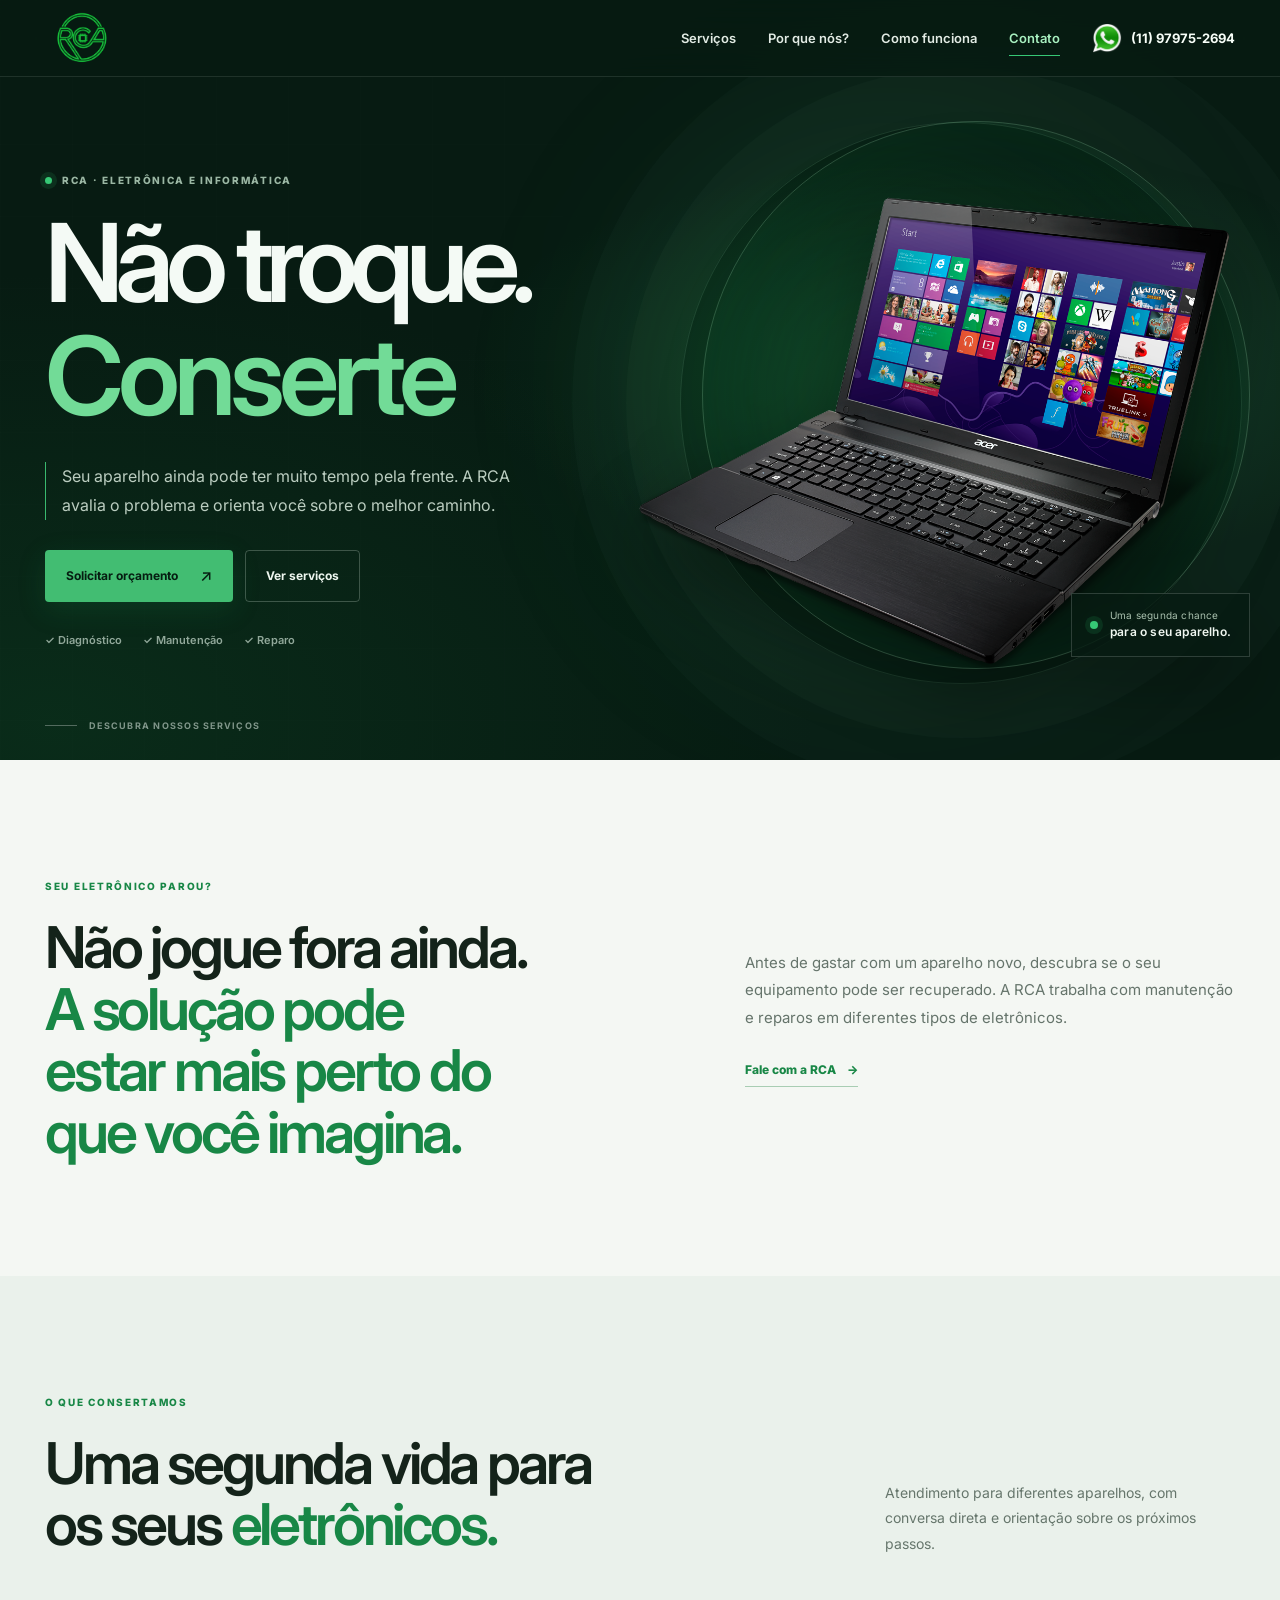
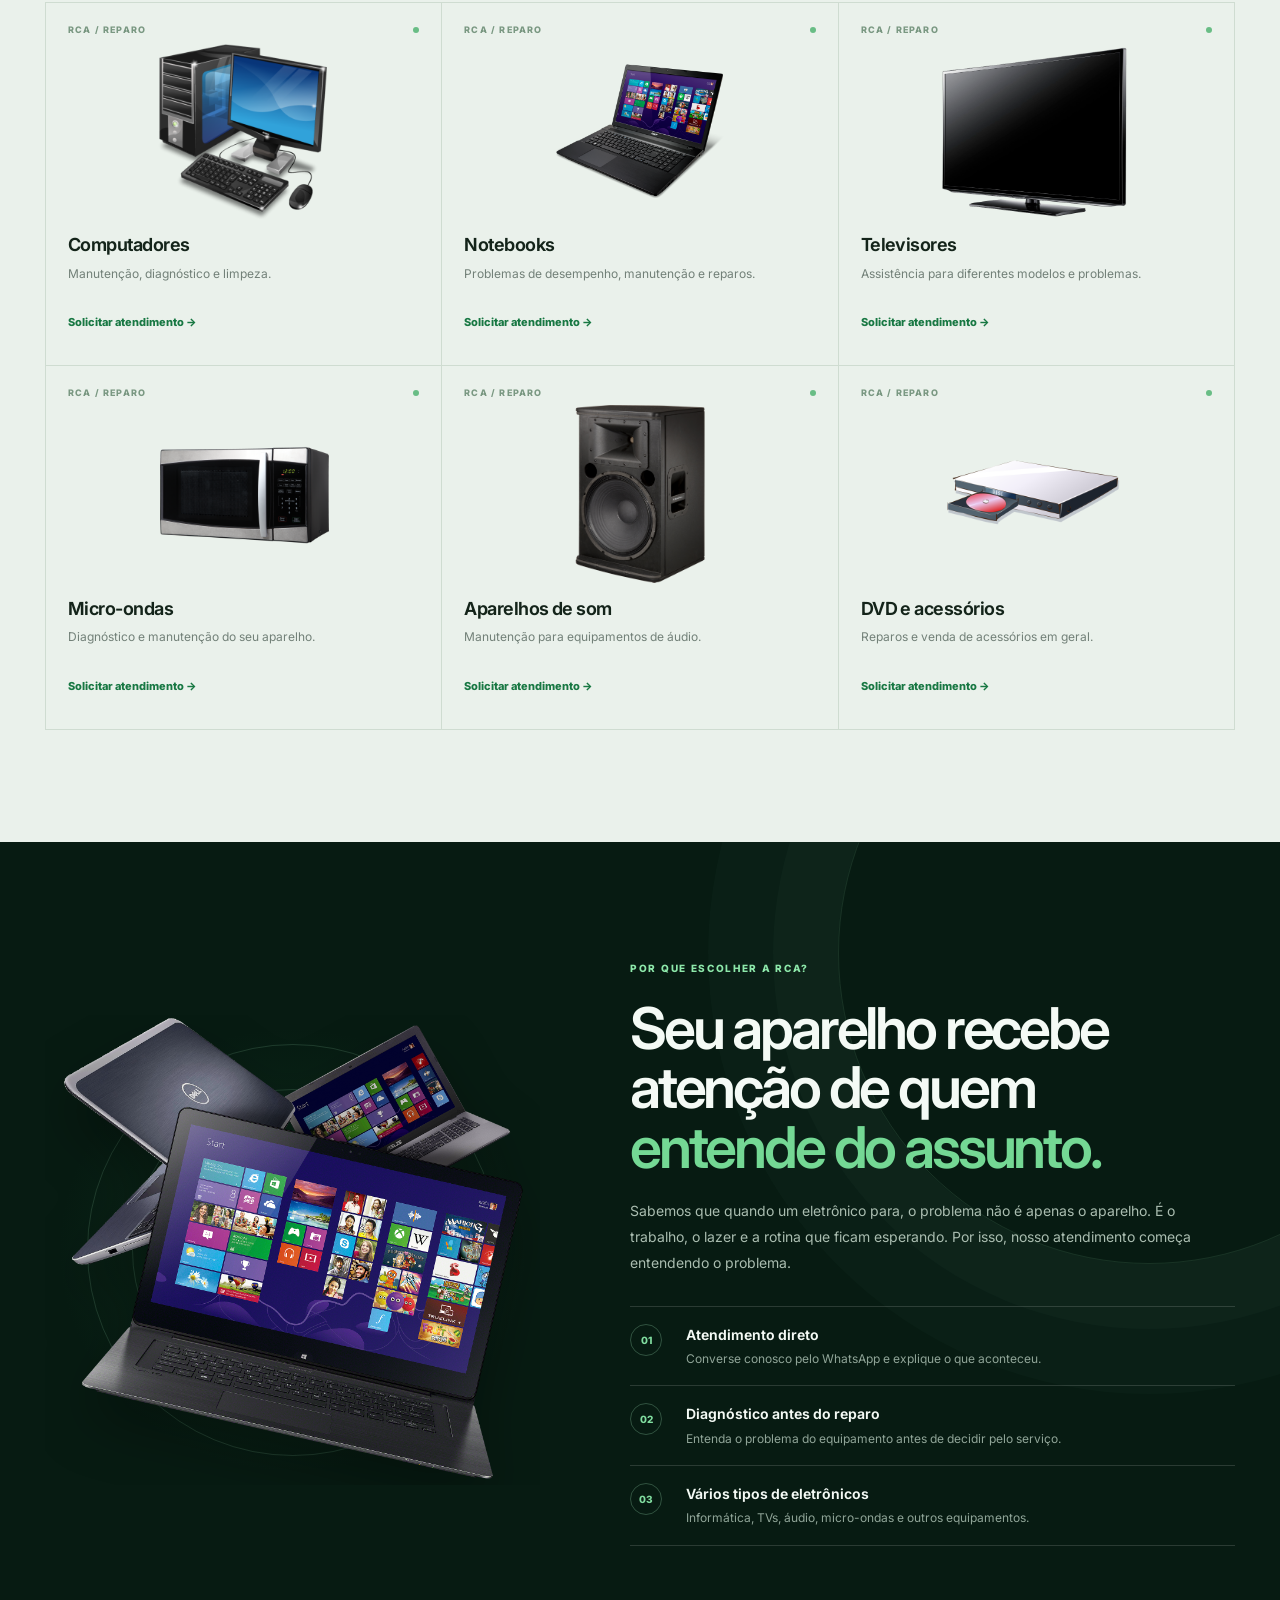
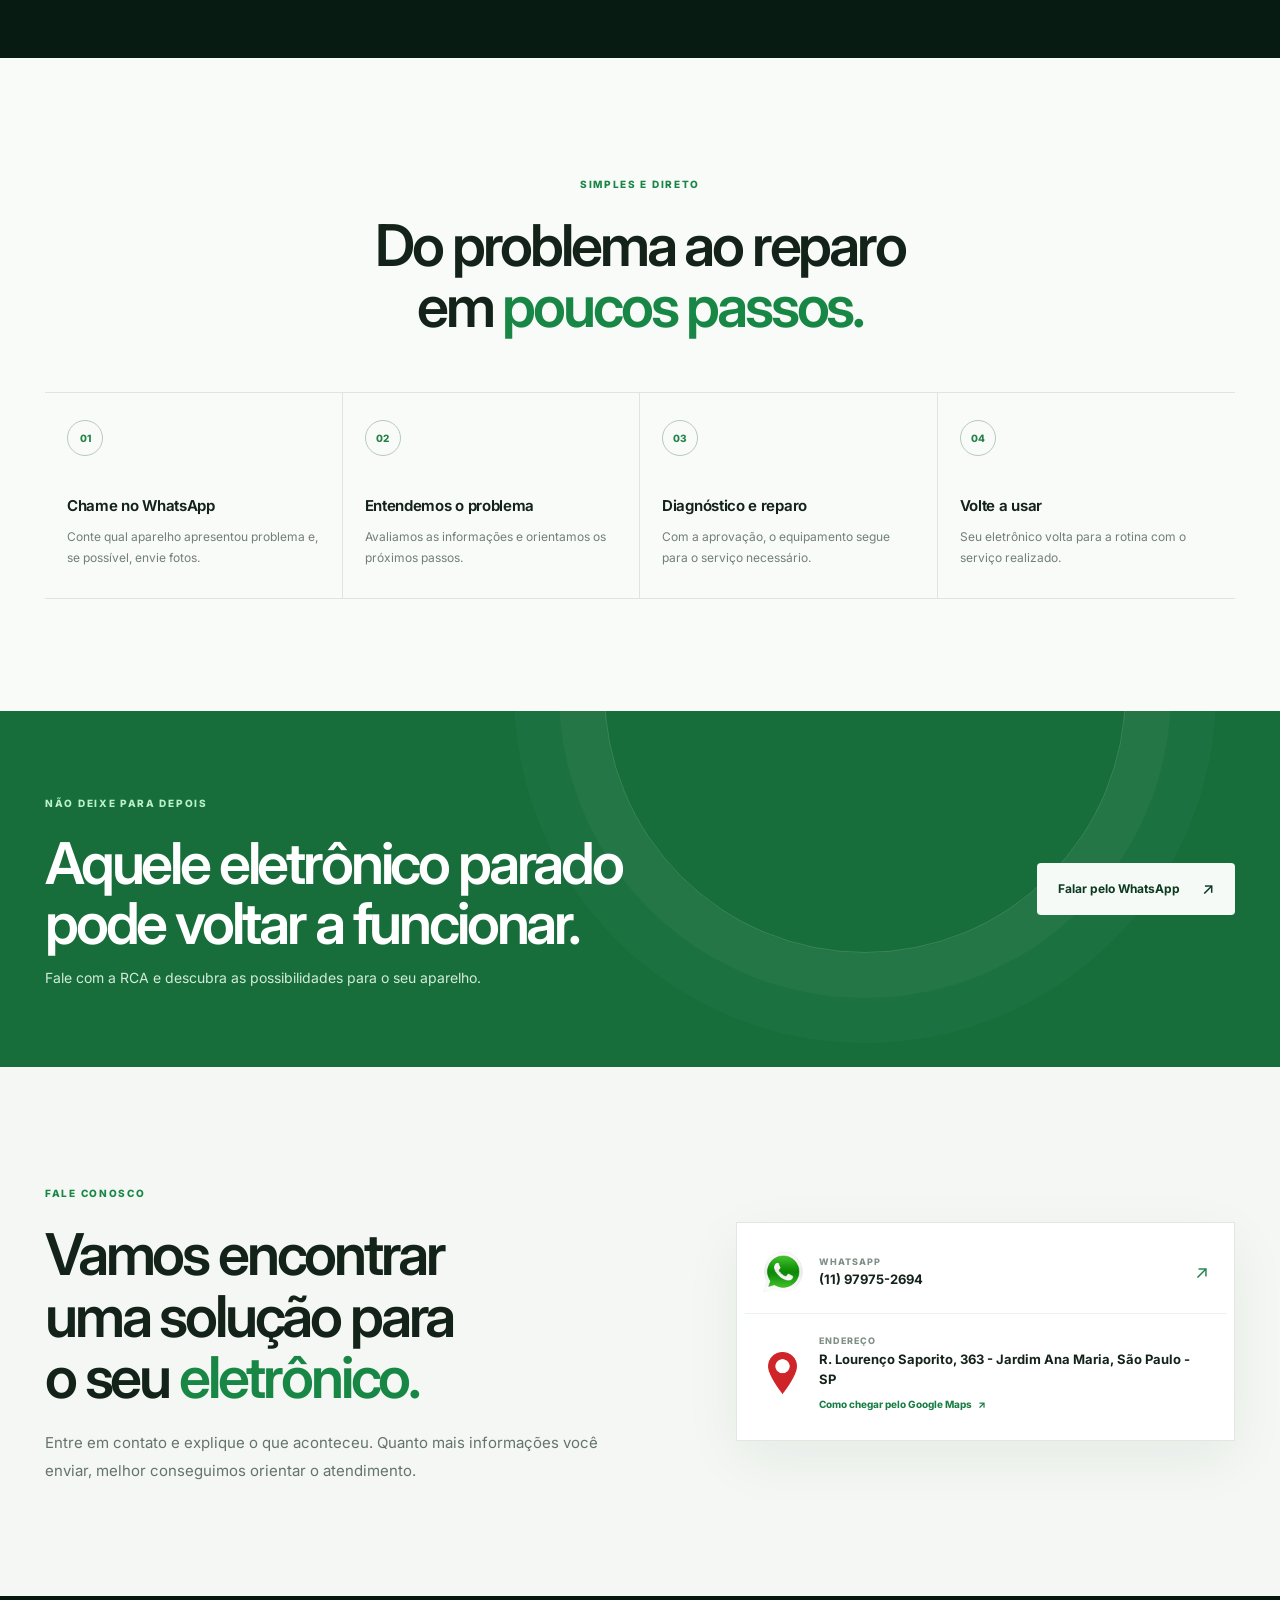
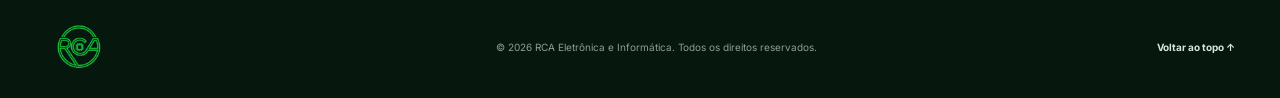
<file: index.html>
<!DOCTYPE html>
<html lang="pt-BR">
<head>
  <meta charset="UTF-8">
  <meta name="viewport" content="width=device-width, initial-scale=1.0">
  <meta name="description" content="RCA Eletrônica e Informática — assistência técnica para TVs, computadores, notebooks, DVDs, micro-ondas, aparelhos de som e acessórios.">
  <meta name="theme-color" content="#071b12">
  <title>RCA | Eletrônica e Informática</title>
  <link rel="preconnect" href="https://fonts.googleapis.com">
  <link rel="preconnect" href="https://fonts.gstatic.com" crossorigin>
  <link href="https://fonts.googleapis.com/css2?family=Inter:wght@400;500;600;700;800&display=swap" rel="stylesheet">
  <link rel="stylesheet" href="style.css">
</head>
<body>
  <a class="skip-link" href="#conteudo">Pular para o conteúdo</a>

  <header class="header" id="inicio">
    <div class="container nav">
      <a class="brand" href="#inicio" aria-label="RCA Eletrônica e Informática">
        <img src="assets/logo.png" alt="Logo RCA Eletrônica e Informática" width="1254" height="1254">
      </a>

      <nav class="desktop-nav" aria-label="Navegação principal">
        <a href="#servicos">Serviços</a>
        <a href="#por-que-nos">Por que nós?</a>
        <a href="#processo">Como funciona</a>
        <a href="#contato">Contato</a>
      </nav>

      <a class="whatsapp-link" href="https://wa.me/5511979752694?text=Olá!%20Gostaria%20de%20solicitar%20um%20orçamento." target="_blank" rel="noopener noreferrer">
        <img src="assets/whatsapp.png" alt="" aria-hidden="true" width="1000" height="1000">
        <span>(11) 97975-2694</span>
      </a>

      <button class="menu-toggle" aria-label="Abrir menu" aria-expanded="false" aria-controls="mobile-menu">☰</button>
    </div>

    <div class="mobile-menu" id="mobile-menu">
      <a href="#servicos">Serviços</a>
      <a href="#por-que-nos">Por que nós?</a>
      <a href="#processo">Como funciona</a>
      <a href="#contato">Contato</a>
    </div>
  </header>

  <main id="conteudo" tabindex="-1">
    <section class="hero">
      <div class="hero-glow"></div>
      <div class="container hero-content">
        <div class="hero-copy">
          <span class="hero-kicker"><i aria-hidden="true"></i> RCA · ELETRÔNICA E INFORMÁTICA</span>
          <h1>Não troque. <br><span>Conserte</span></h1>
          <p class="hero-subtitle">Seu aparelho ainda pode ter muito tempo pela frente. A RCA avalia o problema e orienta você sobre o melhor caminho.</p>
          <div class="hero-actions">
            <a class="btn btn-primary" href="https://wa.me/5511979752694?text=Olá!%20Quero%20um%20orçamento." target="_blank" rel="noopener noreferrer">
              Solicitar orçamento <strong aria-hidden="true">↗</strong>
            </a>
            <a class="btn btn-ghost" href="#servicos">Ver serviços</a>
          </div>
          <div class="trust-line">
            <span>✓ Diagnóstico</span>
            <span>✓ Manutenção</span>
            <span>✓ Reparo</span>
          </div>
        </div>

        <div class="hero-device" aria-hidden="true">
          <div class="device-ring"></div>
          <img src="assets/notebook.png" alt="" width="1200" height="1200" fetchpriority="high">
          <div class="device-caption"><span class="caption-pulse"></span><span>Uma segunda chance<br><strong>para o seu aparelho.</strong></span></div>
        </div>
      </div>
      <a class="hero-scroll" href="#servicos"><span></span> DESCUBRA NOSSOS SERVIÇOS</a>
    </section>

    <section class="problem section">
      <div class="container problem-grid">
        <div>
          <span class="section-tag">SEU ELETRÔNICO PAROU?</span>
          <h2>Não jogue fora ainda. <span>A solução pode estar mais perto do que você imagina.</span></h2>
        </div>
        <div class="problem-text">
          <p>Antes de gastar com um aparelho novo, descubra se o seu equipamento pode ser recuperado. A RCA trabalha com manutenção e reparos em diferentes tipos de eletrônicos.</p>
          <a class="text-link" href="#contato">Fale com a RCA <span>→</span></a>
        </div>
      </div>
    </section>

    <section class="services section" id="servicos">
      <div class="container">
        <div class="section-heading">
          <div>
            <span class="section-tag">O QUE CONSERTAMOS</span>
            <h2>Uma segunda vida para os seus <span>eletrônicos.</span></h2>
          </div>
          <p>Atendimento para diferentes aparelhos, com conversa direta e orientação sobre os próximos passos.</p>
        </div>
        <div class="services-grid">
          <article class="service-card ">
            <div class="card-top"><span></span><span></span></div>
            <img src="assets/computador.png" alt="Computador" width="960" height="960" loading="lazy">
            <h3>Computadores</h3>
            <p>Manutenção, diagnóstico e limpeza.</p>
            <a href="https://wa.me/5511979752694?text=Olá!%20Tenho%20um%20computador%20para%20conserto." target="_blank" rel="noopener noreferrer">Solicitar atendimento →</a>
          </article>

          <article class="service-card ">
            <div class="card-top"><span></span><span></span></div>
            <img src="assets/notebook.png" alt="Notebook" width="1200" height="1200" loading="lazy">
            <h3>Notebooks</h3>
            <p>Problemas de desempenho, manutenção e reparos.</p>
            <a href="https://wa.me/5511979752694?text=Olá!%20Tenho%20um%20notebook%20para%20conserto." target="_blank" rel="noopener noreferrer">Solicitar atendimento →</a>
          </article>

          <article class="service-card ">
            <div class="card-top"><span></span><span></span></div>
            <img src="assets/tv.png" alt="Televisão" width="1277" height="1074" loading="lazy">
            <h3>Televisores</h3>
            <p>Assistência para diferentes modelos e problemas.</p>
            <a href="https://wa.me/5511979752694?text=Olá!%20Tenho%20uma%20TV%20para%20conserto." target="_blank" rel="noopener noreferrer">Solicitar atendimento →</a>
          </article>

          <article class="service-card ">
            <div class="card-top"><span></span><span></span></div>
            <img src="assets/microondas.png" alt="Micro-ondas" width="1024" height="1024" loading="lazy">
            <h3>Micro-ondas</h3>
            <p>Diagnóstico e manutenção do seu aparelho.</p>
            <a href="https://wa.me/5511979752694?text=Olá!%20Tenho%20um%20micro-ondas%20para%20conserto." target="_blank" rel="noopener noreferrer">Solicitar atendimento →</a>
          </article>

          <article class="service-card ">
            <div class="card-top"><span></span><span></span></div>
            <img src="assets/som.png" alt="Aparelho de som" width="930" height="930" loading="lazy">
            <h3>Aparelhos de som</h3>
            <p>Manutenção para equipamentos de áudio.</p>
            <a href="https://wa.me/5511979752694?text=Olá!%20Tenho%20um%20aparelho%20de%20som%20para%20conserto." target="_blank" rel="noopener noreferrer">Solicitar atendimento →</a>
          </article>

          <article class="service-card ">
            <div class="card-top"><span></span><span></span></div>
            <img src="assets/dvd.png" alt="DVD player" width="500" height="500" loading="lazy">
            <h3>DVD e acessórios</h3>
            <p>Reparos e venda de acessórios em geral.</p>
            <a href="https://wa.me/5511979752694?text=Olá!%20Gostaria%20de%20informações%20sobre%20DVD%20e%20acessórios." target="_blank" rel="noopener noreferrer">Solicitar atendimento →</a>
          </article>
        </div>
      </div>
    </section>

    <section class="why section" id="por-que-nos">
      <div class="container why-grid">
        <div class="why-visual">
          <div class="visual-card">
            <img src="assets/notebooks.png" alt="Notebooks" width="1600" height="1598" loading="lazy">
          </div>
        </div>

        <div class="why-copy">
          <span class="section-tag light">POR QUE ESCOLHER A RCA?</span>
          <h2>Seu aparelho recebe atenção de quem <span>entende do assunto.</span></h2>
          <p>Sabemos que quando um eletrônico para, o problema não é apenas o aparelho. É o trabalho, o lazer e a rotina que ficam esperando. Por isso, nosso atendimento começa entendendo o problema.</p>

          <div class="benefits">
            <div><span>01</span><div><h3>Atendimento direto</h3><p>Converse conosco pelo WhatsApp e explique o que aconteceu.</p></div></div>
            <div><span>02</span><div><h3>Diagnóstico antes do reparo</h3><p>Entenda o problema do equipamento antes de decidir pelo serviço.</p></div></div>
            <div><span>03</span><div><h3>Vários tipos de eletrônicos</h3><p>Informática, TVs, áudio, micro-ondas e outros equipamentos.</p></div></div>
          </div>
        </div>
      </div>
    </section>

    <section class="process section" id="processo">
      <div class="container">
        <div class="section-heading centered">
          <span class="section-tag">SIMPLES E DIRETO</span>
          <h2>Do problema ao reparo em <span>poucos passos.</span></h2>
        </div>

        <div class="steps">
          <div class="step"><span>01</span><h3>Chame no WhatsApp</h3><p>Conte qual aparelho apresentou problema e, se possível, envie fotos.</p></div>
          <div class="step"><span>02</span><h3>Entendemos o problema</h3><p>Avaliamos as informações e orientamos os próximos passos.</p></div>
          <div class="step"><span>03</span><h3>Diagnóstico e reparo</h3><p>Com a aprovação, o equipamento segue para o serviço necessário.</p></div>
          <div class="step"><span>04</span><h3>Volte a usar</h3><p>Seu eletrônico volta para a rotina com o serviço realizado.</p></div>
        </div>
      </div>
    </section>

    <section class="cta-section">
      <div class="container cta-inner">
        <div>
          <span class="section-tag light">NÃO DEIXE PARA DEPOIS</span>
          <h2>Aquele eletrônico parado pode voltar a funcionar.</h2>
          <p>Fale com a RCA e descubra as possibilidades para o seu aparelho.</p>
        </div>
        <a class="btn btn-white" href="https://wa.me/5511979752694?text=Olá!%20Quero%20saber%20se%20meu%20aparelho%20pode%20ser%20consertado." target="_blank" rel="noopener noreferrer">Falar pelo WhatsApp <strong aria-hidden="true">↗</strong></a>
      </div>
    </section>

    <section class="contact section" id="contato">
      <div class="container contact-grid">
        <div>
          <span class="section-tag">FALE CONOSCO</span>
          <h2>Vamos encontrar uma solução para o seu <span>eletrônico.</span></h2>
          <p>Entre em contato e explique o que aconteceu. Quanto mais informações você enviar, melhor conseguimos orientar o atendimento.</p>
        </div>
        <div class="contact-card">
          <a class="contact-row" href="https://wa.me/5511979752694?text=Olá!%20Gostaria%20de%20solicitar%20um%20orçamento." target="_blank" rel="noopener noreferrer">
            <img src="assets/whatsapp.png" alt="" aria-hidden="true" width="1000" height="1000" loading="lazy">
            <div><small>WhatsApp</small><strong>(11) 97975-2694</strong></div>
            <span>↗</span>
          </a>
          <div class="contact-row">
            <img src="assets/localizacao.png" alt="" aria-hidden="true" width="816" height="1200" loading="lazy">
            <div>
              <small>Endereço</small>
              <strong>R. Lourenço Saporito, 363 - Jardim Ana Maria, São Paulo - SP</strong>
              <a class="location-map-link" href="https://www.google.com/maps/place/Eletr%C3%B4nica+RCA+-+Inform%C3%A1tica+e+Eletr%C3%B4nica/@-23.6266364,-46.7618874,21z/data=!4m15!1m8!3m7!1s0x94ce54095cb8b8b3:0x351ebf9eff9c6df4!2sR.+Louren%C3%A7o+Saporito,+363+-+Campo+Limpo,+S%C3%A3o+Paulo+-+SP,+05757-200!3b1!8m2!3d-23.6265416!4d-46.761753!16s%2Fg%2F11y1grw96m!3m5!1s0x94ce54095d26c5eb:0x653c80722c909a83!8m2!3d-23.6266367!4d-46.7618085!16s%2Fg%2F11y3681jcs?entry=ttu&amp;g_ep=EgoyMDI2MDkyMi4wIKXMDSoASAFQAw%3D%3D" target="_blank" rel="noopener noreferrer">Como chegar pelo Google Maps <span>↗</span></a>
            </div>
          </div>
        </div>
      </div>
    </section>
  </main>

  <footer>
    <div class="container footer-inner">
      <div class="footer-logo"><img src="assets/logo.png" alt="Logo RCA Eletrônica e Informática" width="1254" height="1254" loading="lazy"></div>
      <p>© <span id="year"></span> RCA Eletrônica e Informática. Todos os direitos reservados.</p>
      <a href="#inicio">Voltar ao topo ↑</a>
    </div>
  </footer>

  <script src="script.js"></script>
</body>
</html>
</file>
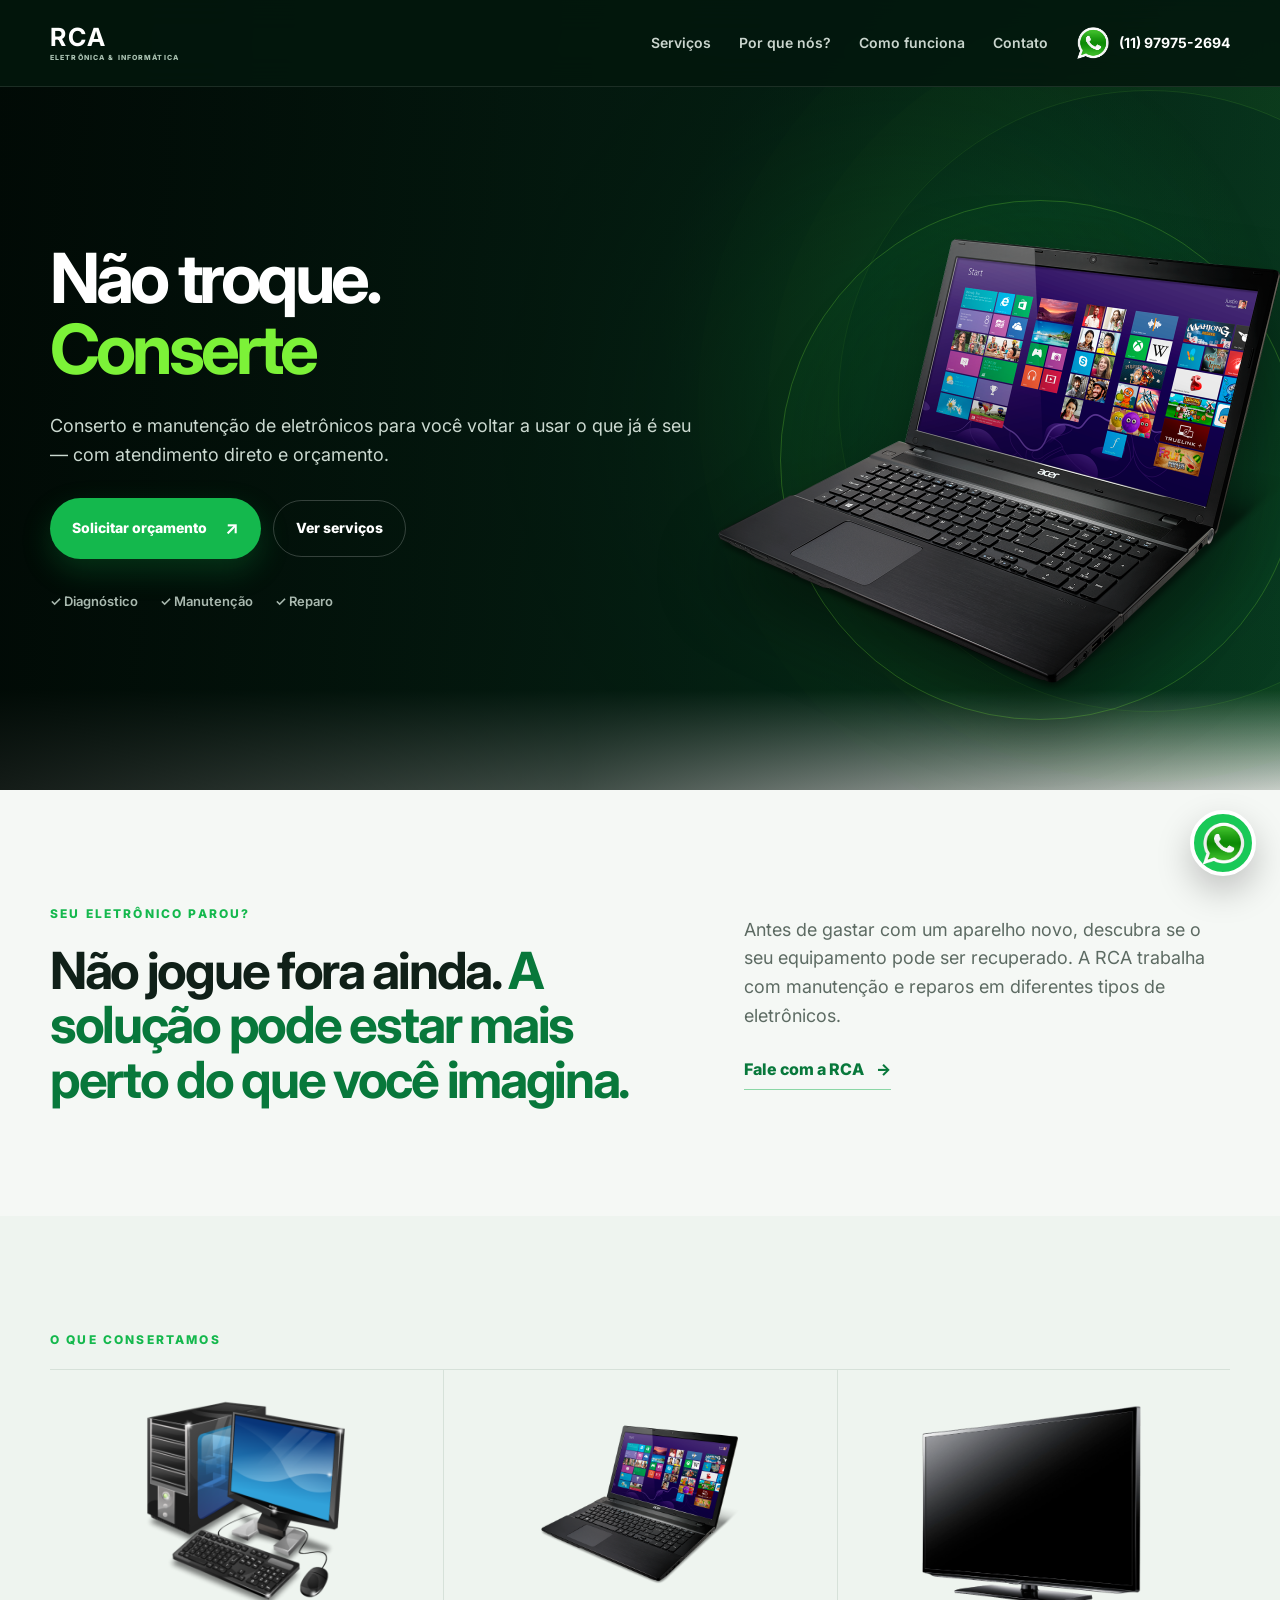
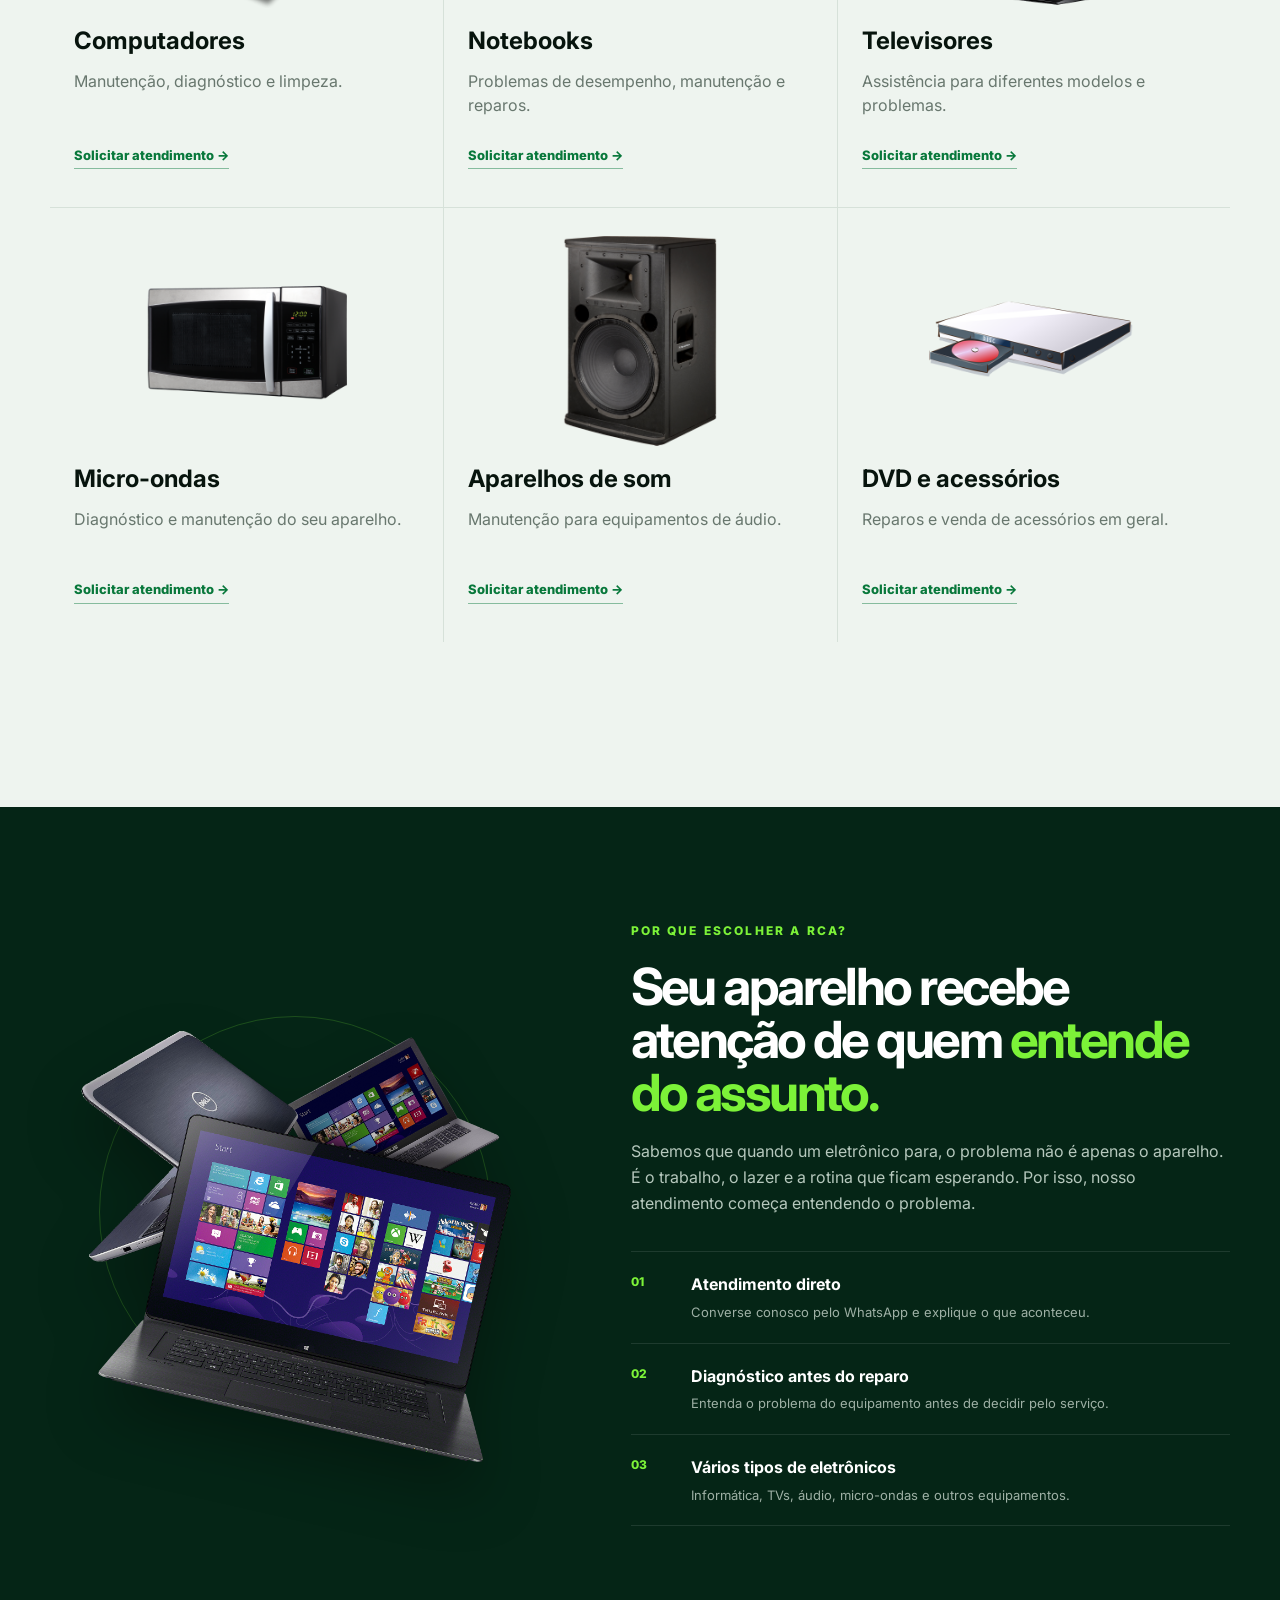
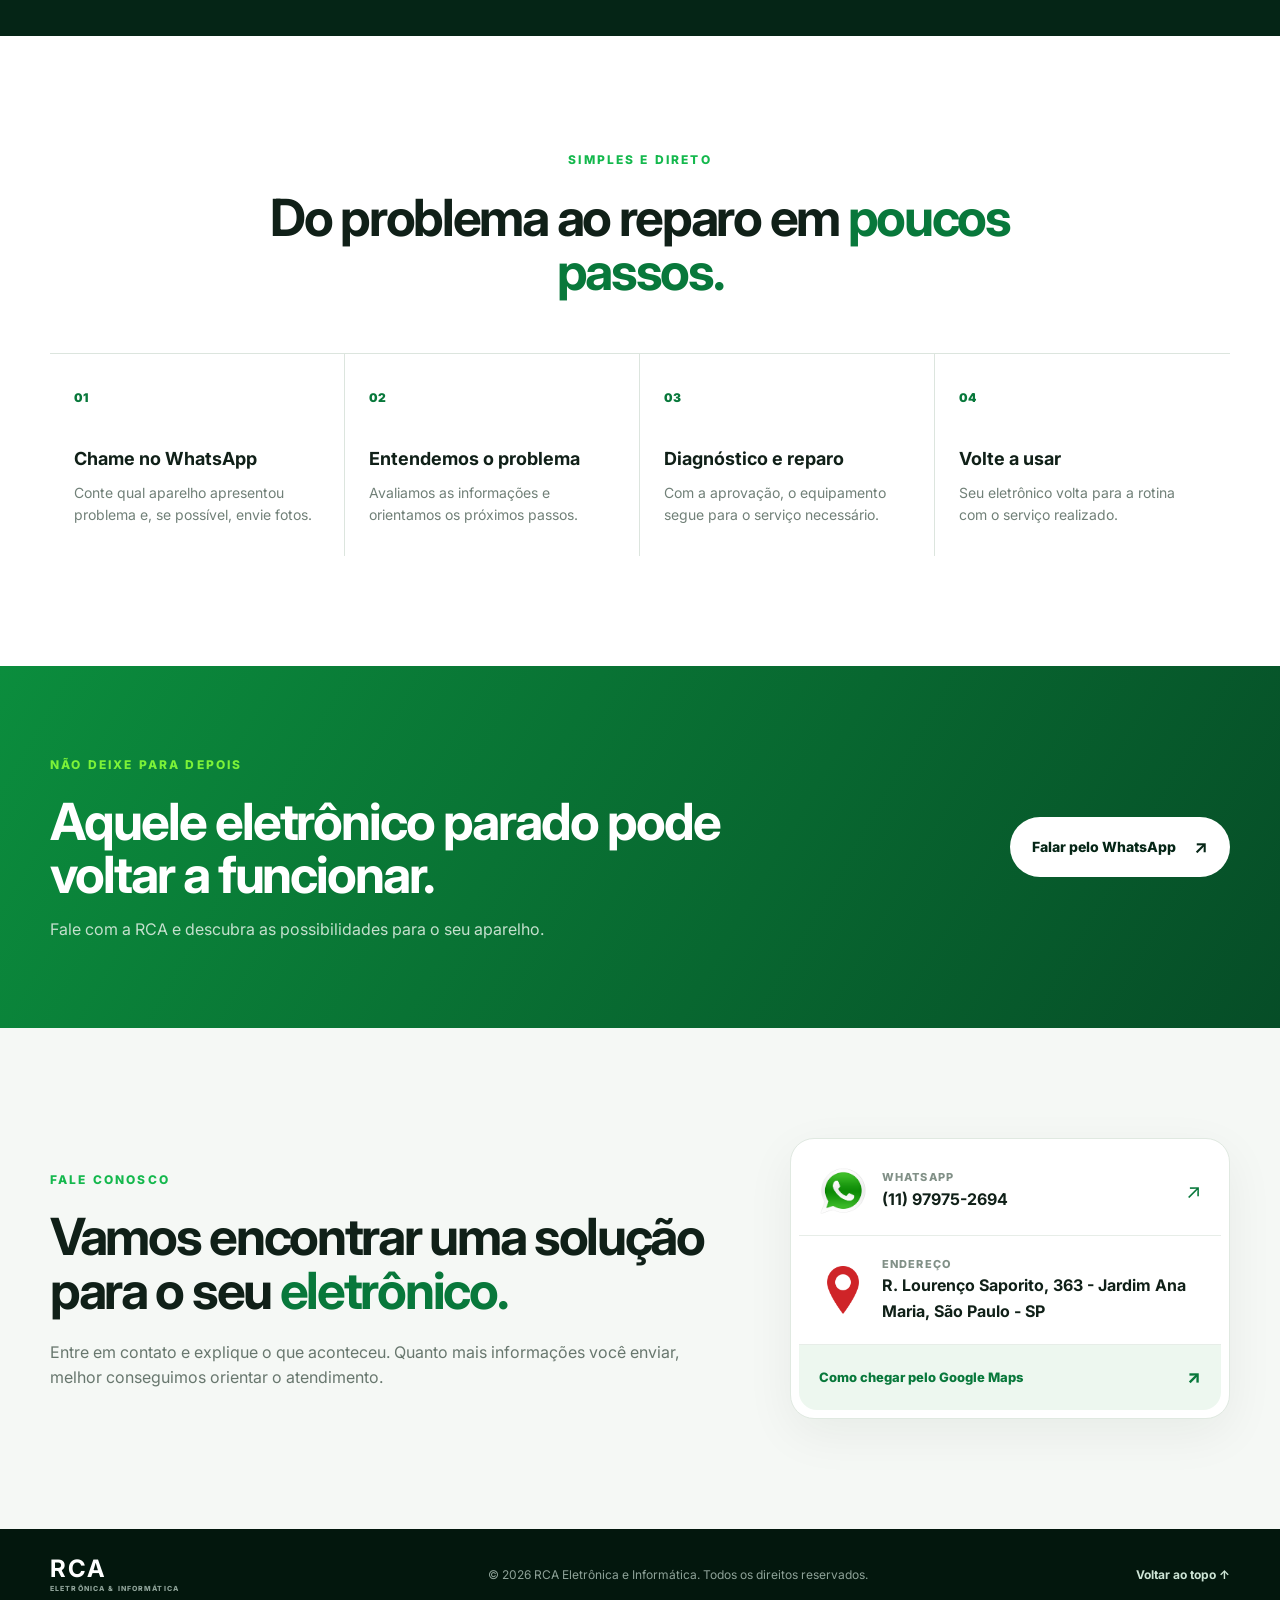
<file: RCA-Informatica/index.html>
<!DOCTYPE html>
<html lang="pt-BR">
<head>
  <meta charset="UTF-8">
  <meta name="viewport" content="width=device-width, initial-scale=1.0">
  <meta name="description" content="RCA Eletrônica e Informática — assistência técnica para TVs, computadores, notebooks, DVDs, micro-ondas, aparelhos de som e acessórios.">
  <title>RCA | Eletrônica e Informática</title>
  <link rel="preconnect" href="https://fonts.googleapis.com">
  <link rel="preconnect" href="https://fonts.gstatic.com" crossorigin>
  <link href="https://fonts.googleapis.com/css2?family=Inter:wght@400;500;600;700;800&display=swap" rel="stylesheet">
  <link rel="stylesheet" href="style.css">
</head>
<body>

  <header class="header" id="inicio">
    <div class="container nav">
      <a class="brand" href="#inicio" aria-label="RCA Eletrônica e Informática">
        <span class="brand-wordmark"><strong>RCA</strong><small>ELETRÔNICA & INFORMÁTICA</small></span>
      </a>

      <nav class="desktop-nav" aria-label="Navegação principal">
        <a href="#servicos">Serviços</a>
        <a href="#por-que-nos">Por que nós?</a>
        <a href="#processo">Como funciona</a>
        <a href="#contato">Contato</a>
      </nav>

      <a class="whatsapp-link" href="https://wa.me/5511979752694?text=Olá!%20Gostaria%20de%20solicitar%20um%20orçamento." target="_blank" rel="noopener noreferrer">
        <img src="assets/whatsapp.png" alt="WhatsApp">
        <span>(11) 97975-2694</span>
      </a>

      <button class="menu-toggle" aria-label="Abrir menu" aria-expanded="false">☰</button>
    </div>

    <div class="mobile-menu">
      <a href="#servicos">Serviços</a>
      <a href="#por-que-nos">Por que nós?</a>
      <a href="#processo">Como funciona</a>
      <a href="#contato">Contato</a>
    </div>
  </header>

  <main>
    <section class="hero">
      <div class="hero-glow"></div>
      <div class="container hero-content">
        <div class="hero-copy">
          <h1>Não troque. <br><span>Conserte</span></h1>
          <p>Conserto e manutenção de eletrônicos para você voltar a usar o que já é seu — com atendimento direto e orçamento.</p>
          <div class="hero-actions">
            <a class="btn btn-primary" href="https://wa.me/5511979752694?text=Olá!%20Quero%20um%20orçamento." target="_blank" rel="noopener noreferrer">
              Solicitar orçamento <strong>↗</strong>
            </a>
            <a class="btn btn-ghost" href="#servicos">Ver serviços</a>
          </div>
          <div class="trust-line">
            <span>✓ Diagnóstico</span>
            <span>✓ Manutenção</span>
            <span>✓ Reparo</span>
          </div>
        </div>

        <div class="hero-device" aria-hidden="true">
          <div class="device-ring"></div>
          <img src="assets/notebook.png" alt="">
        </div>
      </div>
      <div class="hero-bottom-fade"></div>
    </section>

    <section class="problem section">
      <div class="container problem-grid">
        <div>
          <span class="section-tag">SEU ELETRÔNICO PAROU?</span>
          <h2>Não jogue fora ainda. <span>A solução pode estar mais perto do que você imagina.</span></h2>
        </div>
        <div class="problem-text">
          <p>Antes de gastar com um aparelho novo, descubra se o seu equipamento pode ser recuperado. A RCA trabalha com manutenção e reparos em diferentes tipos de eletrônicos.</p>
          <a class="text-link" href="#contato">Fale com a RCA <span>→</span></a>
        </div>
      </div>
    </section>

    <section class="services section" id="servicos">
      <div class="container">
        <div class="section-heading">
          <div>
            <span class="section-tag">O QUE CONSERTAMOS</span>
            
            
        <div class="services-grid">
          <article class="service-card ">
            <div class="card-top"><span></span><span></span></div>
            <img src="assets/computador.png" alt="Computador">
            <h3>Computadores</h3>
            <p>Manutenção, diagnóstico e limpeza.</p>
            <a href="https://wa.me/5511979752694?text=Olá!%20Tenho%20um%20computador%20para%20conserto." target="_blank" rel="noopener noreferrer">Solicitar atendimento →</a>
          </article>

          <article class="service-card ">
            <div class="card-top"><span></span><span></span></div>
            <img src="assets/notebook.png" alt="Notebook">
            <h3>Notebooks</h3>
            <p>Problemas de desempenho, manutenção e reparos.</p>
            <a href="https://wa.me/5511979752694?text=Olá!%20Tenho%20um%20notebook%20para%20conserto." target="_blank" rel="noopener noreferrer">Solicitar atendimento →</a>
          </article>

          <article class="service-card ">
            <div class="card-top"><span></span><span></span></div>
            <img src="assets/tv.png" alt="Televisão">
            <h3>Televisores</h3>
            <p>Assistência para diferentes modelos e problemas.</p>
            <a href="https://wa.me/5511979752694?text=Olá!%20Tenho%20uma%20TV%20para%20conserto." target="_blank" rel="noopener noreferrer">Solicitar atendimento →</a>
          </article>

          <article class="service-card ">
            <div class="card-top"><span></span><span></span></div>
            <img src="assets/microondas.png" alt="Micro-ondas">
            <h3>Micro-ondas</h3>
            <p>Diagnóstico e manutenção do seu aparelho.</p>
            <a href="https://wa.me/5511979752694?text=Olá!%20Tenho%20um%20micro-ondas%20para%20conserto." target="_blank" rel="noopener noreferrer">Solicitar atendimento →</a>
          </article>

          <article class="service-card ">
            <div class="card-top"><span></span><span></span></div>
            <img src="assets/som.png" alt="Aparelho de som">
            <h3>Aparelhos de som</h3>
            <p>Manutenção para equipamentos de áudio.</p>
            <a href="https://wa.me/5511979752694?text=Olá!%20Tenho%20um%20aparelho%20de%20som%20para%20conserto." target="_blank" rel="noopener noreferrer">Solicitar atendimento →</a>
          </article>

          <article class="service-card ">
            <div class="card-top"><span></span><span></span></div>
            <img src="assets/dvd.png" alt="DVD player">
            <h3>DVD e acessórios</h3>
            <p>Reparos e venda de acessórios em geral.</p>
            <a href="https://wa.me/5511979752694?text=Olá!%20Gostaria%20de%20informações%20sobre%20DVD%20e%20acessórios." target="_blank" rel="noopener noreferrer">Solicitar atendimento →</a>
          </article>
        </div>
      </div>
    </section>

    <section class="why section" id="por-que-nos">
      <div class="container why-grid">
        <div class="why-visual">
          <div class="visual-card">
            <img src="assets/notebooks.png" alt="Notebooks">
          </div>
        </div>

        <div class="why-copy">
          <span class="section-tag light">POR QUE ESCOLHER A RCA?</span>
          <h2>Seu aparelho recebe atenção de quem <span>entende do assunto.</span></h2>
          <p>Sabemos que quando um eletrônico para, o problema não é apenas o aparelho. É o trabalho, o lazer e a rotina que ficam esperando. Por isso, nosso atendimento começa entendendo o problema.</p>

          <div class="benefits">
            <div><span>01</span><div><h3>Atendimento direto</h3><p>Converse conosco pelo WhatsApp e explique o que aconteceu.</p></div></div>
            <div><span>02</span><div><h3>Diagnóstico antes do reparo</h3><p>Entenda o problema do equipamento antes de decidir pelo serviço.</p></div></div>
            <div><span>03</span><div><h3>Vários tipos de eletrônicos</h3><p>Informática, TVs, áudio, micro-ondas e outros equipamentos.</p></div></div>
          </div>
        </div>
      </div>
    </section>

    <section class="process section" id="processo">
      <div class="container">
        <div class="section-heading centered">
          <span class="section-tag">SIMPLES E DIRETO</span>
          <h2>Do problema ao reparo em <span>poucos passos.</span></h2>
        </div>

        <div class="steps">
          <div class="step"><span>01</span><h3>Chame no WhatsApp</h3><p>Conte qual aparelho apresentou problema e, se possível, envie fotos.</p></div>
          <div class="step"><span>02</span><h3>Entendemos o problema</h3><p>Avaliamos as informações e orientamos os próximos passos.</p></div>
          <div class="step"><span>03</span><h3>Diagnóstico e reparo</h3><p>Com a aprovação, o equipamento segue para o serviço necessário.</p></div>
          <div class="step"><span>04</span><h3>Volte a usar</h3><p>Seu eletrônico volta para a rotina com o serviço realizado.</p></div>
        </div>
      </div>
    </section>

    <section class="cta-section">
      <div class="container cta-inner">
        <div>
          <span class="section-tag light">NÃO DEIXE PARA DEPOIS</span>
          <h2>Aquele eletrônico parado pode voltar a funcionar.</h2>
          <p>Fale com a RCA e descubra as possibilidades para o seu aparelho.</p>
        </div>
        <a class="btn btn-white" href="https://wa.me/5511979752694?text=Olá!%20Quero%20saber%20se%20meu%20aparelho%20pode%20ser%20consertado." target="_blank" rel="noopener noreferrer">Falar pelo WhatsApp <strong>↗</strong></a>
      </div>
    </section>

    <section class="contact section" id="contato">
      <div class="container contact-grid">
        <div>
          <span class="section-tag">FALE CONOSCO</span>
          <h2>Vamos encontrar uma solução para o seu <span>eletrônico.</span></h2>
          <p>Entre em contato e explique o que aconteceu. Quanto mais informações você enviar, melhor conseguimos orientar o atendimento.</p>
        </div>
        <div class="contact-card">
          <a class="contact-row" href="https://wa.me/5511979752694?text=Olá!%20Gostaria%20de%20solicitar%20um%20orçamento." target="_blank" rel="noopener noreferrer">
            <img src="assets/whatsapp.png" alt="WhatsApp">
            <div><small>WhatsApp</small><strong>(11) 97975-2694</strong></div>
            <span>↗</span>
          </a>
          <div class="contact-row">
            <img src="assets/localizacao.png" alt="Localização">
            <div><small>Endereço</small><strong>R. Lourenço Saporito, 363 - Jardim Ana Maria, São Paulo - SP</strong></div>
          </div>
          <a class="contact-map" href="https://www.google.com/maps/place/Eletr%C3%B4nica+RCA+-+Inform%C3%A1tica+e+Eletr%C3%B4nica/@-23.6266364,-46.7618874,21z/data=!4m15!1m8!3m7!1s0x94ce54095cb8b8b3:0x351ebf9eff9c6df4!2sR.+Louren%C3%A7o+Saporito,+363+-+Campo+Limpo,+S%C3%A3o+Paulo+-+SP,+05757-200!3b1!8m2!3d-23.6265416!4d-46.761753!16s%2Fg%2F11y1grw96m!3m5!1s0x94ce54095d26c5eb:0x653c80722c909a83!8m2!3d-23.6266367!4d-46.7618085!16s%2Fg%2F11y3681jcs?entry=ttu&g_ep=EgoyMDI2MDkyMi4wIKXMDSoASAFQAw%3D%3D"
           target="_blank" rel="noopener noreferrer">Como chegar pelo Google Maps <span>↗</span></a>
        </div>
      </div>
    </section>
  </main>

  <footer>
    <div class="container footer-inner">
      <div class="footer-logo"><strong>RCA</strong><small>ELETRÔNICA & INFORMÁTICA</small></div>
      <p>© <span id="year"></span> RCA Eletrônica e Informática. Todos os direitos reservados.</p>
      <a href="#inicio">Voltar ao topo ↑</a>
    </div>
  </footer>

  <a class="floating-whatsapp" href="https://wa.me/5511979752694?text=Olá!%20Gostaria%20de%20falar%20com%20a%20RCA." target="_blank" rel="noopener noreferrer" aria-label="Falar com a RCA pelo WhatsApp">
    <img src="assets/whatsapp.png" alt="WhatsApp">
  </a>

  <script src="script.js"></script>
</body>
</html>
</file>
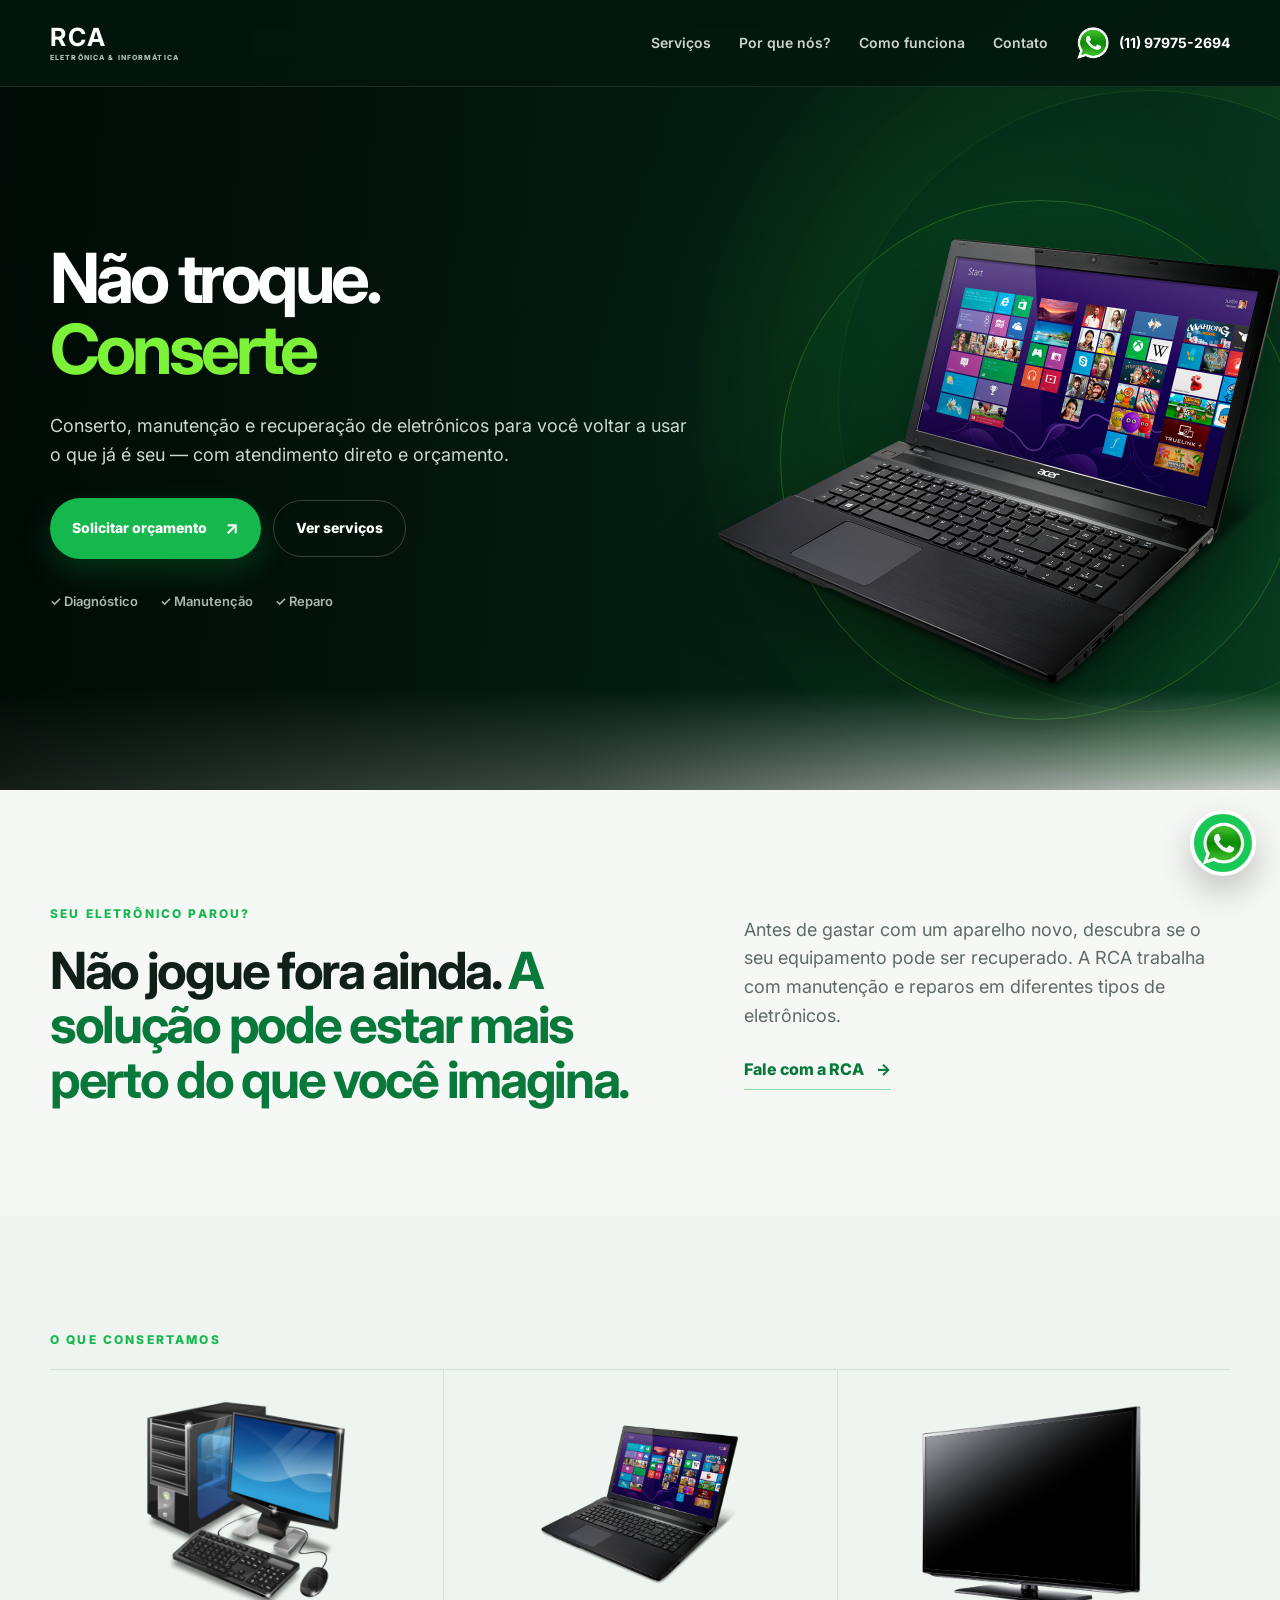
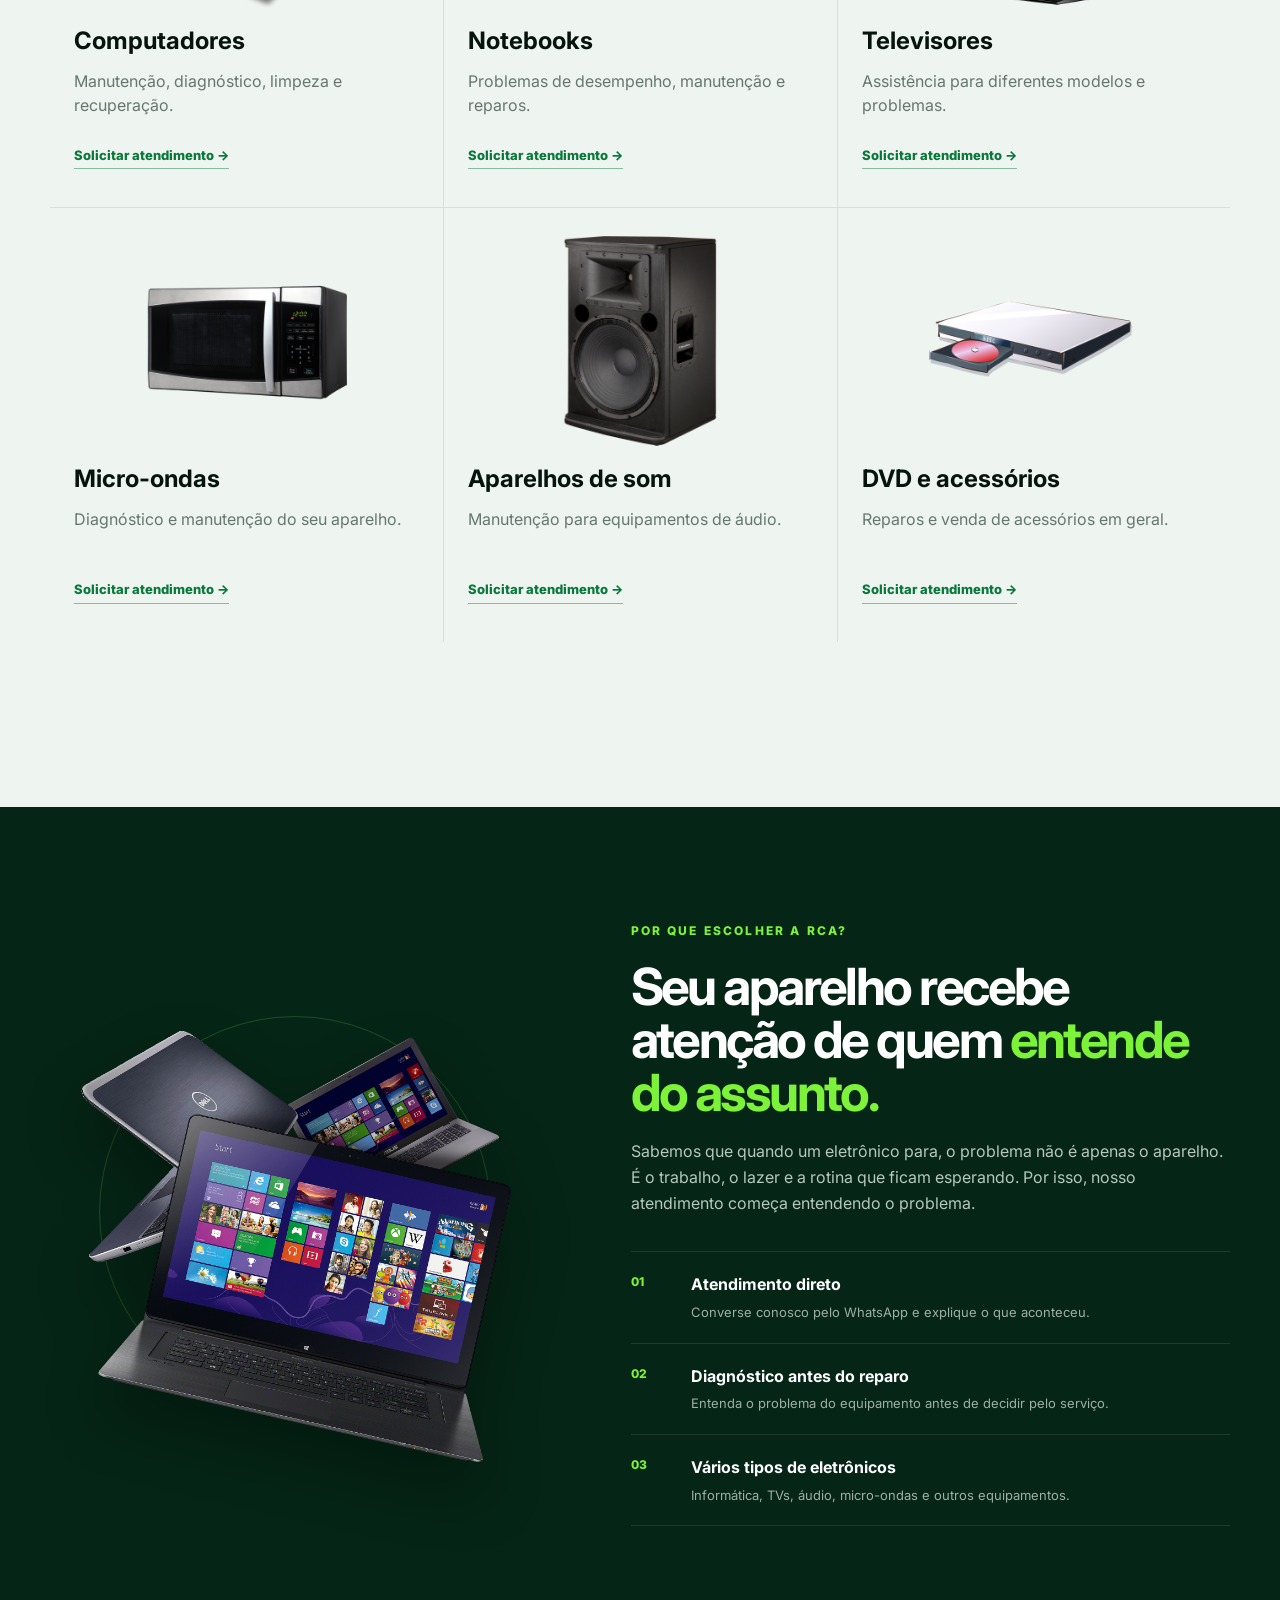
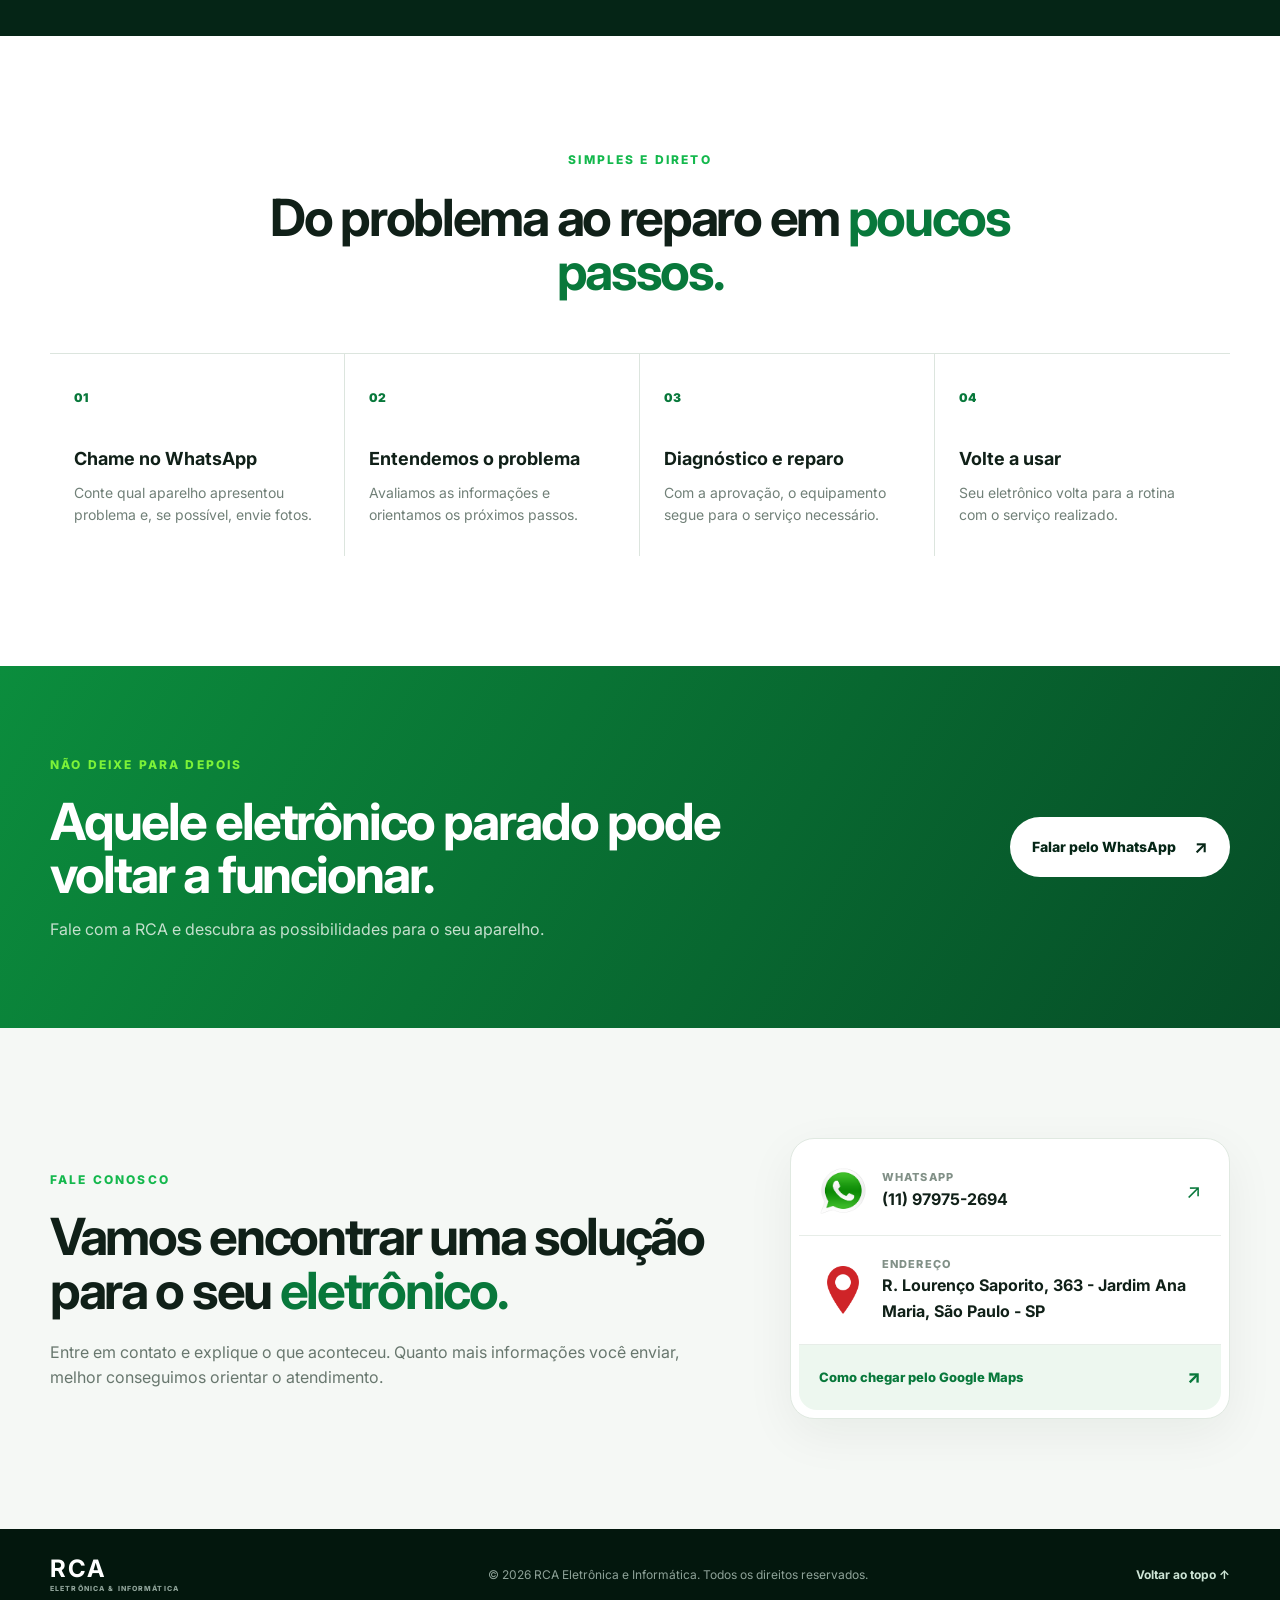
<file: RCA-Landing-Page-why-sem-quadrado/index.html>
<!DOCTYPE html>
<html lang="pt-BR">
<head>
  <meta charset="UTF-8">
  <meta name="viewport" content="width=device-width, initial-scale=1.0">
  <meta name="description" content="RCA Eletrônica e Informática — assistência técnica para TVs, computadores, notebooks, DVDs, micro-ondas, aparelhos de som e acessórios.">
  <title>RCA | Eletrônica e Informática</title>
  <link rel="preconnect" href="https://fonts.googleapis.com">
  <link rel="preconnect" href="https://fonts.gstatic.com" crossorigin>
  <link href="https://fonts.googleapis.com/css2?family=Inter:wght@400;500;600;700;800&display=swap" rel="stylesheet">
  <link rel="stylesheet" href="style.css">
</head>
<body>

  <header class="header" id="inicio">
    <div class="container nav">
      <a class="brand" href="#inicio" aria-label="RCA Eletrônica e Informática">
        <span class="brand-wordmark"><strong>RCA</strong><small>ELETRÔNICA & INFORMÁTICA</small></span>
      </a>

      <nav class="desktop-nav" aria-label="Navegação principal">
        <a href="#servicos">Serviços</a>
        <a href="#por-que-nos">Por que nós?</a>
        <a href="#processo">Como funciona</a>
        <a href="#contato">Contato</a>
      </nav>

      <a class="whatsapp-link" href="https://wa.me/5511979752694?text=Olá!%20Gostaria%20de%20solicitar%20um%20orçamento." target="_blank" rel="noopener noreferrer">
        <img src="assets/whatsapp.png" alt="WhatsApp">
        <span>(11) 97975-2694</span>
      </a>

      <button class="menu-toggle" aria-label="Abrir menu" aria-expanded="false">☰</button>
    </div>

    <div class="mobile-menu">
      <a href="#servicos">Serviços</a>
      <a href="#por-que-nos">Por que nós?</a>
      <a href="#processo">Como funciona</a>
      <a href="#contato">Contato</a>
    </div>
  </header>

  <main>
    <section class="hero">
      <div class="hero-glow"></div>
      <div class="container hero-content">
        <div class="hero-copy">
          <h1>Não troque. <br><span>Conserte</span></h1>
          <p>Conserto, manutenção e recuperação de eletrônicos para você voltar a usar o que já é seu — com atendimento direto e orçamento.</p>
          <div class="hero-actions">
            <a class="btn btn-primary" href="https://wa.me/5511979752694?text=Olá!%20Quero%20um%20orçamento." target="_blank" rel="noopener noreferrer">
              Solicitar orçamento <strong>↗</strong>
            </a>
            <a class="btn btn-ghost" href="#servicos">Ver serviços</a>
          </div>
          <div class="trust-line">
            <span>✓ Diagnóstico</span>
            <span>✓ Manutenção</span>
            <span>✓ Reparo</span>
          </div>
        </div>

        <div class="hero-device" aria-hidden="true">
          <div class="device-ring"></div>
          <img src="assets/notebook.png" alt="">
        </div>
      </div>
      <div class="hero-bottom-fade"></div>
    </section>

    <section class="problem section">
      <div class="container problem-grid">
        <div>
          <span class="section-tag">SEU ELETRÔNICO PAROU?</span>
          <h2>Não jogue fora ainda. <span>A solução pode estar mais perto do que você imagina.</span></h2>
        </div>
        <div class="problem-text">
          <p>Antes de gastar com um aparelho novo, descubra se o seu equipamento pode ser recuperado. A RCA trabalha com manutenção e reparos em diferentes tipos de eletrônicos.</p>
          <a class="text-link" href="#contato">Fale com a RCA <span>→</span></a>
        </div>
      </div>
    </section>

    <section class="services section" id="servicos">
      <div class="container">
        <div class="section-heading">
          <div>
            <span class="section-tag">O QUE CONSERTAMOS</span>
            
            
        <div class="services-grid">
          <article class="service-card ">
            <div class="card-top"><span></span><span></span></div>
            <img src="assets/computador.png" alt="Computador">
            <h3>Computadores</h3>
            <p>Manutenção, diagnóstico, limpeza e recuperação.</p>
            <a href="https://wa.me/5511979752694?text=Olá!%20Tenho%20um%20computador%20para%20conserto." target="_blank" rel="noopener noreferrer">Solicitar atendimento →</a>
          </article>

          <article class="service-card ">
            <div class="card-top"><span></span><span></span></div>
            <img src="assets/notebook.png" alt="Notebook">
            <h3>Notebooks</h3>
            <p>Problemas de desempenho, manutenção e reparos.</p>
            <a href="https://wa.me/5511979752694?text=Olá!%20Tenho%20um%20notebook%20para%20conserto." target="_blank" rel="noopener noreferrer">Solicitar atendimento →</a>
          </article>

          <article class="service-card ">
            <div class="card-top"><span></span><span></span></div>
            <img src="assets/tv.png" alt="Televisão">
            <h3>Televisores</h3>
            <p>Assistência para diferentes modelos e problemas.</p>
            <a href="https://wa.me/5511979752694?text=Olá!%20Tenho%20uma%20TV%20para%20conserto." target="_blank" rel="noopener noreferrer">Solicitar atendimento →</a>
          </article>

          <article class="service-card ">
            <div class="card-top"><span></span><span></span></div>
            <img src="assets/microondas.png" alt="Micro-ondas">
            <h3>Micro-ondas</h3>
            <p>Diagnóstico e manutenção do seu aparelho.</p>
            <a href="https://wa.me/5511979752694?text=Olá!%20Tenho%20um%20micro-ondas%20para%20conserto." target="_blank" rel="noopener noreferrer">Solicitar atendimento →</a>
          </article>

          <article class="service-card ">
            <div class="card-top"><span></span><span></span></div>
            <img src="assets/som.png" alt="Aparelho de som">
            <h3>Aparelhos de som</h3>
            <p>Manutenção para equipamentos de áudio.</p>
            <a href="https://wa.me/5511979752694?text=Olá!%20Tenho%20um%20aparelho%20de%20som%20para%20conserto." target="_blank" rel="noopener noreferrer">Solicitar atendimento →</a>
          </article>

          <article class="service-card ">
            <div class="card-top"><span></span><span></span></div>
            <img src="assets/dvd.png" alt="DVD player">
            <h3>DVD e acessórios</h3>
            <p>Reparos e venda de acessórios em geral.</p>
            <a href="https://wa.me/5511979752694?text=Olá!%20Gostaria%20de%20informações%20sobre%20DVD%20e%20acessórios." target="_blank" rel="noopener noreferrer">Solicitar atendimento →</a>
          </article>
        </div>
      </div>
    </section>

    <section class="why section" id="por-que-nos">
      <div class="container why-grid">
        <div class="why-visual">
          <div class="visual-card">
            <img src="assets/notebooks.png" alt="Notebooks">
          </div>
        </div>

        <div class="why-copy">
          <span class="section-tag light">POR QUE ESCOLHER A RCA?</span>
          <h2>Seu aparelho recebe atenção de quem <span>entende do assunto.</span></h2>
          <p>Sabemos que quando um eletrônico para, o problema não é apenas o aparelho. É o trabalho, o lazer e a rotina que ficam esperando. Por isso, nosso atendimento começa entendendo o problema.</p>

          <div class="benefits">
            <div><span>01</span><div><h3>Atendimento direto</h3><p>Converse conosco pelo WhatsApp e explique o que aconteceu.</p></div></div>
            <div><span>02</span><div><h3>Diagnóstico antes do reparo</h3><p>Entenda o problema do equipamento antes de decidir pelo serviço.</p></div></div>
            <div><span>03</span><div><h3>Vários tipos de eletrônicos</h3><p>Informática, TVs, áudio, micro-ondas e outros equipamentos.</p></div></div>
          </div>
        </div>
      </div>
    </section>

    <section class="process section" id="processo">
      <div class="container">
        <div class="section-heading centered">
          <span class="section-tag">SIMPLES E DIRETO</span>
          <h2>Do problema ao reparo em <span>poucos passos.</span></h2>
        </div>

        <div class="steps">
          <div class="step"><span>01</span><h3>Chame no WhatsApp</h3><p>Conte qual aparelho apresentou problema e, se possível, envie fotos.</p></div>
          <div class="step"><span>02</span><h3>Entendemos o problema</h3><p>Avaliamos as informações e orientamos os próximos passos.</p></div>
          <div class="step"><span>03</span><h3>Diagnóstico e reparo</h3><p>Com a aprovação, o equipamento segue para o serviço necessário.</p></div>
          <div class="step"><span>04</span><h3>Volte a usar</h3><p>Seu eletrônico volta para a rotina com o serviço realizado.</p></div>
        </div>
      </div>
    </section>

    <section class="cta-section">
      <div class="container cta-inner">
        <div>
          <span class="section-tag light">NÃO DEIXE PARA DEPOIS</span>
          <h2>Aquele eletrônico parado pode voltar a funcionar.</h2>
          <p>Fale com a RCA e descubra as possibilidades para o seu aparelho.</p>
        </div>
        <a class="btn btn-white" href="https://wa.me/5511979752694?text=Olá!%20Quero%20saber%20se%20meu%20aparelho%20pode%20ser%20consertado." target="_blank" rel="noopener noreferrer">Falar pelo WhatsApp <strong>↗</strong></a>
      </div>
    </section>

    <section class="contact section" id="contato">
      <div class="container contact-grid">
        <div>
          <span class="section-tag">FALE CONOSCO</span>
          <h2>Vamos encontrar uma solução para o seu <span>eletrônico.</span></h2>
          <p>Entre em contato e explique o que aconteceu. Quanto mais informações você enviar, melhor conseguimos orientar o atendimento.</p>
        </div>
        <div class="contact-card">
          <a class="contact-row" href="https://wa.me/5511979752694?text=Olá!%20Gostaria%20de%20solicitar%20um%20orçamento." target="_blank" rel="noopener noreferrer">
            <img src="assets/whatsapp.png" alt="WhatsApp">
            <div><small>WhatsApp</small><strong>(11) 97975-2694</strong></div>
            <span>↗</span>
          </a>
          <div class="contact-row">
            <img src="assets/localizacao.png" alt="Localização">
            <div><small>Endereço</small><strong>R. Lourenço Saporito, 363 - Jardim Ana Maria, São Paulo - SP</strong></div>
          </div>
          <a class="contact-map" href="https://www.google.com/maps/place/Eletr%C3%B4nica+RCA+-+Inform%C3%A1tica+e+Eletr%C3%B4nica/@-23.6266364,-46.7618874,21z/data=!4m15!1m8!3m7!1s0x94ce54095cb8b8b3:0x351ebf9eff9c6df4!2sR.+Louren%C3%A7o+Saporito,+363+-+Campo+Limpo,+S%C3%A3o+Paulo+-+SP,+05757-200!3b1!8m2!3d-23.6265416!4d-46.761753!16s%2Fg%2F11y1grw96m!3m5!1s0x94ce54095d26c5eb:0x653c80722c909a83!8m2!3d-23.6266367!4d-46.7618085!16s%2Fg%2F11y3681jcs?entry=ttu&g_ep=EgoyMDI2MDkyMi4wIKXMDSoASAFQAw%3D%3D"
           target="_blank" rel="noopener noreferrer">Como chegar pelo Google Maps <span>↗</span></a>
        </div>
      </div>
    </section>
  </main>

  <footer>
    <div class="container footer-inner">
      <div class="footer-logo"><strong>RCA</strong><small>ELETRÔNICA & INFORMÁTICA</small></div>
      <p>© <span id="year"></span> RCA Eletrônica e Informática. Todos os direitos reservados.</p>
      <a href="#inicio">Voltar ao topo ↑</a>
    </div>
  </footer>

  <a class="floating-whatsapp" href="https://wa.me/5511979752694?text=Olá!%20Gostaria%20de%20falar%20com%20a%20RCA." target="_blank" rel="noopener noreferrer" aria-label="Falar com a RCA pelo WhatsApp">
    <img src="assets/whatsapp.png" alt="WhatsApp">
  </a>

  <script src="script.js"></script>
</body>
</html>
</file>
<file: style.css>
:root{
  --forest:#071b12;--forest-2:#0b2b1b;--forest-3:#104327;
  --green:#188746;--green-bright:#36c875;--mint:#a8f0c0;
  --paper:#f4f7f3;--white:#fff;--ink:#14231a;--muted:#64736a;
  --line:#dce6de;--dark-line:rgba(255,255,255,.14);
  --ease:cubic-bezier(.2,.75,.25,1)
}
*{box-sizing:border-box;margin:0;padding:0}
html{scroll-behavior:smooth;scroll-padding-top:calc(84px + env(safe-area-inset-top))}
body{font-family:Inter,Arial,sans-serif;background:var(--paper);color:var(--ink);line-height:1.6;-webkit-font-smoothing:antialiased;touch-action:manipulation;-webkit-tap-highlight-color:rgba(54,200,117,.18)}
a{color:inherit;text-decoration:none}
img{display:block;max-width:100%}
button{font:inherit}
h1,h2,h3{text-wrap:balance}
.container{width:min(1190px,calc(100% - 48px));margin-inline:auto}
::selection{background:var(--mint);color:var(--forest)}
:focus-visible{outline:2px solid var(--green-bright);outline-offset:4px}
.header{position:fixed;inset:0 0 auto;z-index:50;padding-top:env(safe-area-inset-top);background:rgba(7,27,18,.82);backdrop-filter:blur(18px);border-bottom:1px solid rgba(255,255,255,.1);transition:background .3s,box-shadow .3s}
.header:after{content:"";position:absolute;left:0;bottom:-1px;width:var(--scroll-progress,0%);height:2px;background:var(--green-bright);transition:width .08s linear}
.header.scrolled{background:rgba(7,27,18,.97);box-shadow:0 10px 35px rgba(0,0,0,.17)}
.nav{height:76px;display:flex;align-items:center;gap:32px}
.brand{display:flex;align-items:center;width:110px;flex:none}
.brand img{width:74px;height:62px;object-fit:contain;transition:transform .45s var(--ease)}
.brand:hover img{transform:scale(1.06) rotate(-3deg)}
.desktop-nav{display:flex;align-items:center;gap:32px;margin-left:auto}
.desktop-nav a{position:relative;color:#e2ebe4;font-size:13px;font-weight:600;transition:color .2s}
.desktop-nav a:after{position:absolute;content:"";left:0;right:100%;bottom:-8px;height:1px;background:var(--green-bright);transition:right .25s var(--ease)}
.desktop-nav a:hover,.desktop-nav a.active{color:var(--mint)}
.desktop-nav a:hover:after,.desktop-nav a.active:after{right:0}
.whatsapp-link{display:flex;align-items:center;gap:9px;color:#f8fff9;font-size:13px;font-weight:700;white-space:nowrap}
.whatsapp-link img{width:30px;height:30px;transition:transform .25s}
.whatsapp-link:hover img{transform:scale(1.1)}
.whatsapp-link span{transition:color .2s}.whatsapp-link:hover span{color:var(--mint)}
.menu-toggle{display:none;margin-left:auto;border:1px solid rgba(255,255,255,.22);background:transparent;color:#fff;width:44px;height:44px;border-radius:50%;font-size:21px;cursor:pointer;touch-action:manipulation;transition:background .2s,transform .2s}
.menu-toggle:hover{background:rgba(255,255,255,.1);transform:rotate(4deg)}
.mobile-menu{display:none}
.skip-link{position:fixed;z-index:100;top:calc(8px + env(safe-area-inset-top));left:12px;transform:translateY(-160%);padding:10px 14px;background:#f4fff6;color:var(--forest);font-size:13px;font-weight:700;transition:transform .2s}
.skip-link:focus{transform:translateY(0)}
.hero{position:relative;isolation:isolate;min-height:760px;overflow:hidden;background-color:var(--forest);background-image:radial-gradient(ellipse at 76% 48%,rgba(28,122,66,.27),transparent 37%),radial-gradient(ellipse at 4% 95%,rgba(14,74,39,.36),transparent 44%)}
.hero:before{content:"";position:absolute;inset:0;z-index:-1;opacity:.22;background-image:linear-gradient(rgba(255,255,255,.035) 1px,transparent 1px),linear-gradient(90deg,rgba(255,255,255,.035) 1px,transparent 1px);background-size:72px 72px;mask-image:linear-gradient(90deg,#000,transparent 88%)}
.hero:after{content:"";position:absolute;z-index:-1;width:560px;height:560px;right:3%;top:16%;border:1px solid rgba(168,240,192,.13);border-radius:50%;box-shadow:0 0 0 54px rgba(168,240,192,.025),0 0 0 108px rgba(168,240,192,.018)}
.hero-glow{position:absolute;z-index:-1;width:420px;height:420px;right:14%;top:24%;border-radius:50%;background:rgba(39,173,91,.2);filter:blur(105px);animation:glow-breathe 4.6s ease-in-out infinite alternate}
.hero-content{min-height:760px;position:relative;display:flex;align-items:center;padding-top:65px}
.hero-copy{position:relative;z-index:3;width:58%;padding-bottom:10px}
.hero-copy>*{animation:hero-rise .72s var(--ease) both}.hero-copy>*:nth-child(1){animation-delay:.08s}.hero-copy>*:nth-child(2){animation-delay:.16s}.hero-copy>*:nth-child(3){animation-delay:.25s}.hero-copy>*:nth-child(4){animation-delay:.34s}.hero-copy>*:nth-child(5){animation-delay:.43s}
.hero-kicker,.section-tag{display:inline-flex;align-items:center;gap:10px;color:var(--green);font-size:10px;font-weight:800;letter-spacing:.17em;margin-bottom:23px}
.hero-kicker{color:#9bb7a4}.hero-kicker i{width:7px;height:7px;background:var(--green-bright);border-radius:50%;box-shadow:0 0 0 5px rgba(54,200,117,.12);animation:status-pulse 2s infinite}
.hero h1{font-size:clamp(62px,8.5vw,112px);font-weight:600;line-height:.96;letter-spacing:-.075em;color:#f4faf5;max-width:750px;text-wrap:balance}
.hero h1 span{display:inline-block;color:#72db97;background:none;-webkit-text-fill-color:currentColor;letter-spacing:-.055em;line-height:1.1;padding-right:.08em;margin-right:-.08em}
.hero .hero-subtitle{max-width:465px;margin:27px 0 30px;padding-left:16px;border-left:1px solid #39b96e;color:#bbcdc0;font-size:16px;line-height:1.8}
.hero-actions{display:flex;align-items:center;gap:12px}
.btn{position:relative;display:inline-flex;align-items:center;justify-content:center;gap:22px;min-height:52px;padding:0 20px;border:1px solid transparent;border-radius:4px;font-size:12px;font-weight:700;cursor:pointer;overflow:hidden;transition:transform .25s var(--ease),background .25s,border-color .25s,color .25s,box-shadow .25s}
.btn:before{content:"";position:absolute;inset:0;background:linear-gradient(110deg,transparent 32%,rgba(255,255,255,.2),transparent 68%);transform:translateX(-110%);transition:transform .55s}
.btn:hover:before{transform:translateX(110%)}.btn:hover{transform:translateY(-2px)}.btn:active{transform:translateY(0) scale(.985)}
.btn strong{font-size:16px;font-weight:500;transition:transform .2s}.btn:hover strong{transform:translate(2px,-2px)}
.btn-primary{background:#42bd72;color:#061d11;box-shadow:0 8px 28px rgba(23,139,72,.18)}
.btn-primary:hover{background:#66d38e;box-shadow:0 12px 34px rgba(23,139,72,.3)}
.btn-ghost{border-color:rgba(231,245,235,.24);color:#eef6ef}.btn-ghost:hover{border-color:var(--mint);color:var(--mint);background:rgba(168,240,192,.05)}
.trust-line{display:flex;gap:21px;margin-top:30px;color:#91a89a;font-size:11px;font-weight:600}.trust-line span{display:flex;align-items:center;gap:7px}.trust-line span:first-letter{color:var(--green-bright)}
.hero-device{position:absolute;z-index:2;right:-15px;bottom:15px;width:min(53vw,630px);filter:drop-shadow(0 34px 38px rgba(0,0,0,.4));animation:device-float 4.6s ease-in-out infinite}
.hero-device>img{position:relative;z-index:2;display:block;width:100%;height:auto;aspect-ratio:1 / 1;object-fit:contain;object-position:center;animation:device-enter 1s .2s both}
.device-ring{position:absolute;width:87%;aspect-ratio:1;border-radius:50%;right:0;top:1%;border:1px solid rgba(168,240,192,.22);box-shadow:inset 0 0 100px rgba(20,139,71,.12)}
.device-caption{position:absolute;z-index:4;right:0;bottom:14%;display:flex;align-items:center;gap:12px;padding:14px 18px;border:1px solid rgba(255,255,255,.16);background:rgba(7,27,18,.78);backdrop-filter:blur(12px);color:#a9c0ae;font-size:10px;line-height:1.55;letter-spacing:.02em}
.device-caption strong{color:#f0f7f1;font-size:12px;font-weight:600}.caption-pulse{width:8px;height:8px;flex:none;background:var(--green-bright);border-radius:50%;box-shadow:0 0 0 5px rgba(54,200,117,.12)}
.hero-scroll{position:absolute;left:max(24px,calc((100vw - 1190px)/2));bottom:27px;z-index:4;display:flex;align-items:center;gap:12px;color:#80968a;font-size:9px;font-weight:700;letter-spacing:.14em;transition:color .2s}
.hero-scroll:hover{color:var(--mint)}.hero-scroll span{position:relative;width:32px;height:1px;background:rgba(255,255,255,.3);overflow:hidden}.hero-scroll span:after{content:"";position:absolute;inset:0;background:var(--green-bright);transform:translateX(-110%);animation:line-travel 1.8s ease-in-out infinite}
.section{padding:112px 0}.problem{background:var(--paper)}
.problem-grid{display:grid;grid-template-columns:1.1fr .9fr;gap:100px;align-items:center}
.problem h2,.section-heading h2,.contact h2{font-size:clamp(37px,4.5vw,60px);line-height:1.07;letter-spacing:-.055em;font-weight:600;scroll-margin-top:calc(96px + env(safe-area-inset-top))}
.problem h2 span,.section-heading h2 span,.contact h2 span{color:var(--green)}
.problem-text p,.contact-grid>div>p{font-size:15px;color:#65746b;line-height:1.85;margin-bottom:24px}
.text-link{display:inline-flex;align-items:center;gap:11px;color:var(--green);font-size:12px;font-weight:800;border-bottom:1px solid #a8cdb3;padding-bottom:7px;transition:gap .2s,color .2s,border-color .2s}
.text-link:hover{gap:16px;color:#075f30;border-color:#075f30}
.services{background:#eaf1eb}
.section-heading{display:flex;justify-content:space-between;gap:50px;align-items:end;margin-bottom:46px}
.section-heading>div{max-width:650px}.section-heading h2{max-width:650px}.section-heading>p{max-width:350px;color:#66766c;font-size:14px;line-height:1.8}
.services-grid{display:grid;grid-template-columns:repeat(3,minmax(0,1fr));border-top:1px solid #cfdcd1;border-left:1px solid #cfdcd1}
.service-card{position:relative;min-height:350px;padding:20px 22px 22px;border-right:1px solid #cfdcd1;border-bottom:1px solid #cfdcd1;display:flex;flex-direction:column;overflow:hidden;transition:background .3s,transform .35s var(--ease),box-shadow .35s}
.service-card:before{content:"";position:absolute;inset:0;background:rgba(255,255,255,.48);opacity:0;transition:opacity .3s}
.service-card:hover{background:#f8fbf7;transform:translateY(-4px);box-shadow:0 15px 35px rgba(14,65,32,.06);z-index:2}
.service-card:hover:before{opacity:1}.card-top{position:relative;z-index:1;display:flex;align-items:center;justify-content:space-between;color:#7a9882;font-size:9px;letter-spacing:.13em;font-weight:800}
.card-top:before{content:"RCA / REPARO"}.card-top span:first-child{width:6px;height:6px;border-radius:50%;background:#69bd85}.card-top span:last-child{display:none}
.service-card img{position:relative;z-index:1;width:100%;height:178px;object-fit:contain;margin:4px 0 12px;transition:transform .45s var(--ease),filter .45s}
.service-card:hover img{transform:translateY(-6px) scale(1.045);filter:drop-shadow(0 12px 12px rgba(13,68,35,.13))}
.service-card h3{position:relative;z-index:1;font-size:18px;font-weight:650;letter-spacing:-.03em;color:#14241a;margin-bottom:4px}
.service-card p{position:relative;z-index:1;font-size:12px;color:#728078;line-height:1.6;margin-bottom:20px}
.service-card>a{position:relative;z-index:1;margin-top:auto;display:flex;align-items:center;gap:8px;width:max-content;min-height:40px;padding:6px 0;color:#187843;font-size:11px;font-weight:800;transition:gap .2s,color .2s}
.service-card>a:hover{gap:13px;color:#064c25}
.why{position:relative;overflow:hidden;background:var(--forest);color:#f4faf5}.why:after{content:"";position:absolute;right:-180px;top:-200px;width:620px;height:620px;border:1px solid rgba(168,240,192,.11);border-radius:50%;box-shadow:0 0 0 65px rgba(168,240,192,.025),0 0 0 130px rgba(168,240,192,.018)}
.why-grid{position:relative;z-index:1;display:grid;grid-template-columns:.9fr 1.1fr;gap:90px;align-items:center}
.why-visual{position:relative;min-width:0}.visual-card{position:relative;height:470px;display:flex;align-items:center;justify-content:center;background:radial-gradient(ellipse,rgba(37,119,67,.22),transparent 67%);overflow:hidden}
.visual-card:before,.visual-card:after{content:"";position:absolute;width:320px;height:320px;border:1px solid rgba(168,240,192,.15);border-radius:50%}.visual-card:after{width:410px;height:410px}
.visual-card img{position:relative;z-index:1;width:100%;height:100%;object-fit:contain;filter:drop-shadow(0 25px 28px rgba(0,0,0,.3));animation:device-float 4.6s ease-in-out infinite}
.light{color:#8de8aa}.why-copy h2{font-size:clamp(38px,4.5vw,60px);line-height:1.04;letter-spacing:-.055em;font-weight:600;margin-bottom:20px;text-wrap:balance;scroll-margin-top:96px}.why-copy h2 span{color:#74d894}
.why-copy>p{max-width:620px;color:#aabdb0;font-size:14px;line-height:1.85}
.benefits{margin-top:30px;border-top:1px solid var(--dark-line)}.benefits>div{display:grid;grid-template-columns:42px 1fr;gap:14px;padding:17px 0;border-bottom:1px solid var(--dark-line);transition:padding .25s}.benefits>div:hover{padding-left:5px}
.benefits>div>span{display:grid;place-items:center;width:32px;height:32px;border:1px solid rgba(168,240,192,.26);border-radius:50%;color:#81dda0;font-size:10px;font-weight:800}
.benefits h3{font-size:14px;font-weight:650}.benefits p{color:#90a598;font-size:12px;margin-top:3px}
.process{background:#f9fbf8}.centered{display:block;text-align:center}.centered .section-tag{justify-content:center}.centered h2{max-width:750px;margin-inline:auto}
.steps{display:grid;grid-template-columns:repeat(4,1fr);margin-top:54px;border-top:1px solid var(--line);border-bottom:1px solid var(--line)}
.step{position:relative;padding:27px 22px 30px;border-right:1px solid var(--line);transition:background .3s}.step:last-child{border-right:0}.step:hover{background:#eff7f0}
.step>span{display:inline-grid;place-items:center;width:36px;height:36px;border:1px solid #b5cbb9;border-radius:50%;color:#238149;font-size:10px;font-weight:800;transition:background .25s,color .25s,transform .25s}
.step:hover>span{background:#21854a;color:#fff;transform:rotate(-8deg)}.step h3{font-size:15px;font-weight:650;margin:38px 0 8px;letter-spacing:-.02em}.step p{font-size:12px;color:#718077;line-height:1.75}
.cta-section{position:relative;overflow:hidden;padding:78px 0;background:#176e3b;color:#fff}.cta-section:after{content:"";position:absolute;right:12%;top:-280px;width:520px;height:520px;border:1px solid rgba(255,255,255,.15);border-radius:50%;box-shadow:0 0 0 45px rgba(255,255,255,.035),0 0 0 90px rgba(255,255,255,.025);pointer-events:none}
.cta-inner{position:relative;z-index:1;display:flex;align-items:center;justify-content:space-between;gap:42px}.cta-inner>div{max-width:690px}.cta-inner .section-tag{color:#b9f1ca}.cta-inner h2{max-width:680px;margin-bottom:13px;font-size:clamp(36px,4.5vw,58px);line-height:1.04;letter-spacing:-.055em;font-weight:600;text-wrap:balance}.cta-inner p{color:#d3ebda;font-size:14px}
.btn-white{background:#f5faf6;color:#0c3a20}.btn-white:hover{background:#d7f1df;box-shadow:0 12px 30px rgba(0,0,0,.16)}
.contact{background:var(--paper)}.contact-grid{display:grid;grid-template-columns:1.1fr .9fr;gap:80px;align-items:center}.contact-grid>div>p{max-width:570px;margin-top:20px;margin-bottom:0}
.contact-card{padding:8px;background:#fff;border:1px solid #e0e8e1;box-shadow:0 18px 55px rgba(13,52,27,.06)}.contact-row{display:flex;align-items:center;gap:15px;padding:20px 17px;border-bottom:1px solid #edf1ed}.contact-row:last-child{border-bottom:0}.contact-row[href]{transition:background .2s}.contact-row[href]:hover{background:#f1f8f2}
.contact-row img{width:42px;height:42px;object-fit:contain}.contact-row>div{display:flex;flex-direction:column;flex:1;min-width:0}.contact-row small{color:#819087;font-size:9px;font-weight:800;letter-spacing:.12em;text-transform:uppercase}.contact-row strong{font-size:13px;line-height:1.55}.contact-row>span{color:#1b8147;font-size:18px}.location-map-link{display:inline-flex;align-items:center;gap:6px;margin-top:7px;color:#197d44;font-size:10px;font-weight:750;transition:gap .2s}.location-map-link:hover{gap:10px}
footer{padding:24px 0 calc(24px + env(safe-area-inset-bottom));background:#06170e;color:#8ba094}.footer-inner{display:flex;align-items:center;justify-content:space-between;gap:24px;font-size:10px}.footer-logo{width:110px}.footer-logo img{width:68px;height:54px;object-fit:contain}.footer-inner a{color:#d7e6db;font-weight:700;min-height:40px;display:inline-flex;align-items:center;padding:6px 0;transition:color .2s}.footer-inner a:hover{color:#84e3a4}
.scroll-reveal{opacity:0;transform:translateY(24px);transition:opacity .7s var(--ease),transform .7s var(--ease)}.scroll-reveal.is-visible{opacity:1;transform:none}
.services-grid.scroll-reveal .service-card{opacity:0;transform:translateY(18px);transition:opacity .6s var(--ease),transform .6s var(--ease),background .3s,box-shadow .3s}
.services-grid.is-visible .service-card{opacity:1;transform:none}.services-grid.is-visible .service-card:nth-child(2){transition-delay:.06s}.services-grid.is-visible .service-card:nth-child(3){transition-delay:.12s}.services-grid.is-visible .service-card:nth-child(4){transition-delay:.18s}.services-grid.is-visible .service-card:nth-child(5){transition-delay:.24s}.services-grid.is-visible .service-card:nth-child(6){transition-delay:.3s}
@keyframes device-float{0%,100%{transform:translateY(0)}50%{transform:translateY(-12px)}}
@keyframes device-enter{from{opacity:0;transform:translate(28px,10px) scale(.97)}to{opacity:1;transform:translate(0) scale(1)}}
@keyframes hero-rise{from{opacity:0;transform:translateY(16px)}to{opacity:1;transform:translateY(0)}}
@keyframes glow-breathe{from{opacity:.55;transform:scale(.9)}to{opacity:1;transform:scale(1.1)}}
@keyframes status-pulse{50%{box-shadow:0 0 0 8px rgba(54,200,117,0)}}
@keyframes line-travel{50%,100%{transform:translateX(110%)}}
@media(max-width:1000px){.desktop-nav{gap:18px}.nav{gap:20px}.hero-device{right:-70px;width:57vw}.hero-copy{width:62%}.why-grid{gap:45px}.problem-grid,.contact-grid{gap:50px}}
@media(max-width:820px){.desktop-nav,.whatsapp-link{display:none}.menu-toggle{display:block}.mobile-menu{padding:0 24px 20px;background:rgba(7,27,18,.98);flex-direction:column;gap:0}.mobile-menu.open{display:flex;animation:menu-drop .22s var(--ease)}.mobile-menu a{padding:12px 0;border-top:1px solid rgba(255,255,255,.1);color:#eaf3ec;font-size:13px;font-weight:600}.mobile-menu a:hover{color:var(--mint)}.hero,.hero-content{min-height:760px}.hero-content{padding-top:100px;align-items:flex-start}.hero-copy{width:100%;max-width:650px;padding-top:35px}.hero h1{font-size:clamp(62px,11vw,90px)}.hero .hero-subtitle{max-width:420px}.hero-device{right:-100px;bottom:0;width:min(66vw,510px);opacity:.38}.device-caption{right:10px;bottom:16%}.hero-scroll{bottom:20px}.problem-grid,.why-grid,.contact-grid{grid-template-columns:1fr}.problem-grid{gap:28px}.why-grid{gap:25px}.why-visual{max-width:500px;width:100%;margin-inline:auto}.visual-card{height:370px}.services-grid{grid-template-columns:repeat(2,minmax(0,1fr))}.service-card{min-height:320px}.steps{grid-template-columns:repeat(2,minmax(0,1fr))}.step:nth-child(2){border-right:0}.step:nth-child(-n+2){border-bottom:1px solid var(--line)}.cta-inner{align-items:flex-start;flex-direction:column}.contact-card{max-width:620px;width:100%}}
@media(max-width:560px){.container{width:calc(100% - 36px)}.nav{height:66px}.brand img{width:68px;height:56px}.hero,.hero-content{min-height:735px}.hero-content{padding-top:100px}.hero-copy{padding-top:28px}.hero-kicker{font-size:9px;margin-bottom:19px}.hero h1{font-size:clamp(55px,14vw,74px);line-height:.99;letter-spacing:-.07em}.hero h1 span{letter-spacing:-.045em}.hero .hero-subtitle{font-size:14px;line-height:1.8;margin:21px 0 24px;max-width:390px}.hero-actions{align-items:stretch;flex-direction:column;max-width:340px;gap:9px}.btn{min-height:48px}.btn-ghost{width:max-content;min-width:150px}.trust-line{gap:12px;flex-wrap:wrap;margin-top:20px;font-size:10px}.hero-device{width:390px;max-width:110vw;right:-118px;bottom:-5px;opacity:.24}.device-ring,.device-caption{display:none}.hero-scroll{left:18px;bottom:18px;font-size:8px}.section{padding:76px 0}.problem-grid{gap:22px}.problem h2,.section-heading h2,.contact h2{font-size:clamp(35px,10vw,48px)}.section-heading{display:block;margin-bottom:30px}.section-heading>p{margin-top:17px;font-size:13px}.services-grid{grid-template-columns:1fr 1fr}.service-card{min-height:275px;padding:14px 12px 17px}.service-card img{height:120px;margin:14px 0 10px}.service-card h3{font-size:14px}.service-card p{font-size:10px;line-height:1.5;min-height:45px;margin-bottom:14px}.service-card>a{font-size:9px;gap:5px}.card-top{font-size:7px}.why-copy h2{font-size:clamp(36px,10vw,48px)}.visual-card{height:300px}.visual-card:before{width:240px;height:240px}.visual-card:after{width:300px;height:300px}.steps{margin-top:34px;grid-template-columns:1fr}.step,.step:nth-child(2){padding:20px 12px;border-right:0;border-bottom:1px solid var(--line)}.step:last-child{border-bottom:0}.step h3{margin:18px 0 5px}.cta-section{padding:62px 0}.cta-inner h2{font-size:39px}.contact-card{padding:3px}.contact-row{gap:10px;padding:16px 10px}.contact-row strong{font-size:11px}.contact-row img{width:34px;height:34px}.footer-inner{flex-direction:column;text-align:center}.footer-logo{display:flex;justify-content:center}}
@keyframes menu-drop{from{opacity:0;transform:translateY(-5px)}to{opacity:1;transform:translateY(0)}}
/* Mobile: a imagem apoia a mensagem sem disputar espaço com ela. */
@media(max-width:820px){
  .hero-device{left:50%;right:auto;translate:0;transform:translateX(-50%);animation:none}
  .hero-device>img{animation:device-float 4.6s ease-in-out infinite}
  .device-caption{display:none}
}
@media(max-width:560px){
  .hero,.hero-content{min-height:660px}
  .hero-kicker,.trust-line,.hero-scroll,.hero-actions .btn-ghost{display:none}
  .hero-copy{padding-top:58px}
  .hero .hero-subtitle{max-width:330px;margin:19px 0 25px}
  .hero-actions{display:block;max-width:280px}
  .hero-actions .btn-primary{width:100%}
  .hero-device{left:50%;right:auto;top:145px;bottom:auto;width:min(340px,94vw);max-width:none;transform:translateX(-50%);opacity:.18}
}
@media(max-width:820px){.hero-content{padding-top:calc(100px + env(safe-area-inset-top))}}
@media(max-width:560px){.hero-content{padding-top:calc(100px + env(safe-area-inset-top))}}
@media(prefers-reduced-motion:reduce){*,*:before,*:after{scroll-behavior:auto!important;animation-duration:.01ms!important;animation-iteration-count:1!important;transition-duration:.01ms!important}.scroll-reveal,.services-grid.scroll-reveal .service-card{opacity:1;transform:none}}
</file>
<file: RCA-Informatica/style.css>
:root{
  --green-950:#03170d;
  --green-900:#052516;
  --green-850:#07351f;
  --green-800:#07572c;
  --green-700:#08783b;
  --green-600:#0b963f;
  --green:#14b84d;
  --lime:#7cf238;
  --white:#f8fbf8;
  --muted:#9eada4;
  --dark:#07100b;
  --border:rgba(255,255,255,.10);
  --shadow:0 24px 70px rgba(0,0,0,.24);
}
*{box-sizing:border-box;margin:0;padding:0}
html{scroll-behavior:smooth}
body{font-family:Inter,Arial,sans-serif;background:#f5f8f5;color:#102018;line-height:1.6}
a{text-decoration:none;color:inherit}
img{max-width:100%;display:block}
.container{width:min(1180px,calc(100% - 40px));margin:auto}
.header{position:fixed;top:0;left:0;right:0;z-index:50;background:rgba(3,23,13,.88);backdrop-filter:blur(16px);border-bottom:1px solid var(--border)}
.nav{height:86px;display:flex;align-items:center;gap:28px}
.brand{width:225px;display:flex;align-items:center;gap:10px;color:#fff}.brand-icon{width:38px;height:38px;border:2px solid var(--lime);border-radius:11px;display:grid;place-items:center;font-size:21px;font-weight:900;color:var(--lime);box-shadow:0 0 22px rgba(124,242,56,.16)}.brand-wordmark{display:flex;flex-direction:column;line-height:1}.brand-wordmark strong{font-size:25px;letter-spacing:.08em}.brand-wordmark small{font-size:7px;letter-spacing:.16em;color:#a9c1b1;margin-top:4px;font-weight:800}
.desktop-nav{display:flex;align-items:center;gap:28px;margin-left:auto}
.desktop-nav a{color:#eaf4ed;font-size:14px;font-weight:600;opacity:.86;transition:.2s}
.desktop-nav a:hover{color:var(--lime);opacity:1}
.whatsapp-link{display:flex;align-items:center;gap:9px;color:#fff;font-weight:700;font-size:14px;white-space:nowrap}
.whatsapp-link img{width:34px;height:34px;object-fit:contain}
.menu-toggle{display:none;background:none;border:0;color:#fff;font-size:28px;cursor:pointer}
.mobile-menu{display:none}

.hero{position:relative;min-height:790px;overflow:hidden;background:
 radial-gradient(circle at 75% 40%,rgba(21,184,77,.24),transparent 28%),
 linear-gradient(115deg,#03170d 5%,#062c19 52%,#0a4726 100%)}
.hero:before{content:"";position:absolute;inset:0;background:linear-gradient(90deg,rgba(1,9,5,.92) 0%,rgba(3,20,12,.76) 45%,rgba(2,12,8,.18) 100%);z-index:1}
.hero:after{content:"";position:absolute;width:620px;height:620px;border:1px solid rgba(124,242,56,.18);border-radius:50%;right:-180px;top:90px;box-shadow:0 0 0 70px rgba(124,242,56,.025),0 0 0 140px rgba(124,242,56,.02)}
.hero-glow{position:absolute;width:450px;height:450px;border-radius:50%;background:rgba(20,184,77,.16);filter:blur(90px);right:12%;top:24%}
.hero-content{position:relative;z-index:2;min-height:790px;display:flex;align-items:center}
.hero-copy{width:62%;padding-top:65px}
.eyebrow,.section-tag{font-size:12px;letter-spacing:.18em;font-weight:800;color:var(--green);display:inline-block;margin-bottom:20px}
.hero h1{font-size:clamp(42px,5.4vw,78px);line-height:1.02;letter-spacing:-.055em;color:#fff;max-width:850px}
.hero h1 span{color:var(--lime)}
.hero p{font-size:18px;color:#cbd9d0;max-width:650px;margin:28px 0}
.hero-actions{display:flex;gap:12px;align-items:center}
.btn{display:inline-flex;align-items:center;justify-content:center;gap:18px;border-radius:999px;padding:16px 22px;font-weight:800;font-size:14px;transition:.25s;cursor:pointer}
.btn strong{font-size:18px}
.btn-primary{background:var(--green);color:#fff;box-shadow:0 12px 30px rgba(20,184,77,.22)}
.btn-primary:hover{background:#19d15a;transform:translateY(-2px)}
.btn-ghost{color:#fff;border:1px solid rgba(255,255,255,.2)}
.btn-ghost:hover{border-color:var(--lime);color:var(--lime)}
.trust-line{display:flex;gap:22px;margin-top:32px;color:#a9b9af;font-size:13px;font-weight:600}
.hero-device{position:absolute;right:-70px;bottom:30px;width:600px;z-index:2;filter:drop-shadow(0 35px 35px rgba(0,0,0,.42));animation:float 5s ease-in-out infinite}
.hero-device img{position:relative;z-index:2}
.device-ring{position:absolute;width:520px;height:520px;border-radius:50%;right:0;top:40px;border:1px solid rgba(124,242,56,.25);box-shadow:inset 0 0 100px rgba(20,184,77,.07)}
.hero-bottom-fade{position:absolute;bottom:0;left:0;right:0;height:100px;background:linear-gradient(transparent,#f5f8f5)}

.section{padding:110px 0}
.problem{background:#f5f8f5}
.problem-grid{display:grid;grid-template-columns:1.1fr .9fr;gap:100px;align-items:center}
.problem h2,.section-heading h2,.contact h2{font-size:clamp(36px,4vw,58px);line-height:1.06;letter-spacing:-.045em}
.problem h2 span,.section-heading h2 span,.contact h2 span{color:var(--green-700)}
.problem-text p{font-size:18px;color:#5d6b63;margin-bottom:26px}
.text-link{font-weight:800;color:var(--green-700);display:inline-flex;gap:12px;border-bottom:1px solid #8bd7a6;padding-bottom:7px}

.section-heading{display:flex;justify-content:space-between;gap:50px;align-items:end;margin-bottom:55px}
.section-heading>p{max-width:400px;color:#68776e}
.services{background:#eef4ef}
 .services-grid{
  display:grid;
  grid-template-columns:repeat(3,1fr);
  gap:0;
  position:relative;
  border-top:1px solid #d6e1d9;
}

/* Serviços sem caixas: as divisórias seguem a estrutura da grade,
   como uma linha editorial discreta, sem atravessar os aparelhos. */
.service-card{
  background:transparent;
  border:0;
  border-radius:0;
  padding:28px 24px 42px;
  min-height:0;
  display:flex;
  flex-direction:column;
  align-items:flex-start;
  position:relative;
  overflow:visible;
}

/* Separação vertical natural entre as três colunas. */
.service-card:nth-child(3n+2),
.service-card:nth-child(3n+3){
  border-left:1px solid #d6e1d9;
}

/* Separação horizontal natural entre as duas fileiras. */
.service-card:nth-child(n+4){
  border-top:1px solid #d6e1d9;
}

.service-card.featured{background:var(--green-900);color:#fff}
.card-top{display:none}
.featured .card-top{color:#91c8a6}
.service-card img{
  height:210px;
  width:100%;
  object-fit:contain;
  margin:0 0 14px;
  align-self:center;
}
.service-card h3{display:block;align-self:flex-start;margin:0 0 8px;font-size:24px;color:#07140d}
.service-card p{display:block;align-self:flex-start;margin:0 0 28px;color:#68776e;line-height:1.5;min-height:44px}
.featured p{color:#b4c8bb}

/* O botão reage apenas visualmente: não muda de posição nem de tamanho. */
.service-card a{
  margin-top:auto;
  align-self:flex-start;
  font-size:13px;
  font-weight:800;
  color:var(--green-700);
  text-decoration:none;
  display:inline-flex;
  align-items:center;
  gap:6px;
  position:relative;
  padding:0;
  transition:color .2s ease;
}
.service-card a:hover{color:#064d27}
.service-card a::after{
  content:"";
  position:absolute;
  left:0;
  right:0;
  bottom:-4px;
  height:1px;
  background:currentColor;
  opacity:.45;
  transition:opacity .2s ease;
}
.service-card a:hover::after{opacity:1}
.featured a{color:var(--lime)}

.why{background:var(--green-900);color:#fff;overflow:hidden}
.why-grid{display:grid;grid-template-columns:.9fr 1.1fr;gap:90px;align-items:center}
.why-visual{position:relative}
.visual-card{height:530px;background:transparent;border:0;border-radius:0;position:relative;overflow:visible;display:flex;align-items:end;justify-content:center}
.visual-card:before{content:"";position:absolute;width:390px;height:390px;border-radius:50%;border:1px solid rgba(124,242,56,.2);top:60px}
.visual-card img{width:90%;height:90%;object-fit:contain;position:relative;z-index:2;filter:drop-shadow(0 30px 30px rgba(0,0,0,.3));animation:float 5s ease-in-out infinite}
.visual-badge{position:absolute;left:24px;bottom:24px;z-index:3;background:rgba(255,255,255,.95);color:#092014;border-radius:15px;padding:12px 15px;display:flex;flex-direction:column}
.visual-badge strong{font-size:14px;color:var(--green-700)}
.visual-badge span{font-size:10px;color:#65736a}
.light{color:var(--lime)}
.why-copy h2{font-size:clamp(38px,4vw,59px);line-height:1.04;letter-spacing:-.05em;margin-bottom:20px}
.why-copy h2 span{color:var(--lime)}
.why-copy>p{color:#b6c8bd;max-width:650px}
.benefits{margin-top:35px;border-top:1px solid var(--border)}
.benefits>div{display:grid;grid-template-columns:45px 1fr;gap:15px;padding:20px 0;border-bottom:1px solid var(--border)}
.benefits>div>span{color:var(--lime);font-weight:800;font-size:12px}
.benefits h3{font-size:16px}
.benefits p{color:#9eb0a5;font-size:13px;margin-top:4px}

.process{background:#fff}
.centered{text-align:center;display:block}
.centered h2{margin:auto;max-width:760px}
.steps{display:grid;grid-template-columns:repeat(4,1fr);border-top:1px solid #dce5de}
.step{padding:30px 24px;border-right:1px solid #dce5de}
.step:last-child{border-right:0}
.step>span{font-size:12px;color:var(--green-700);font-weight:900}
.step h3{margin:35px 0 8px;font-size:18px}
.step p{color:#718078;font-size:14px}

.cta-section{background:linear-gradient(120deg,#0b8d3d,#064d27);color:#fff;padding:85px 0}
.cta-inner{display:flex;align-items:center;justify-content:space-between;gap:40px}
.cta-inner h2{font-size:clamp(35px,4vw,55px);line-height:1.05;letter-spacing:-.04em;max-width:720px;margin-bottom:15px}
.cta-inner p{color:#c4e0cd}
.btn-white{background:#fff;color:var(--green-900)}
.btn-white:hover{transform:translateY(-2px);box-shadow:0 15px 35px rgba(0,0,0,.2)}

.contact{background:#f5f8f5}
.contact-grid{display:grid;grid-template-columns:1.2fr .8fr;gap:80px;align-items:center}
.contact p{max-width:650px;color:#68776e;margin-top:22px}
.contact-card{background:#fff;border:1px solid #e0e9e1;border-radius:24px;padding:8px;box-shadow:0 15px 50px rgba(10,40,20,.06)}
.contact-row{display:flex;align-items:center;gap:15px;padding:20px;border-bottom:1px solid #e7ede8}
.contact-row:last-child{border-bottom:0}
.contact-row img{width:48px;height:48px;object-fit:contain}
.contact-row>div{display:flex;flex-direction:column;flex:1}
.contact-row small{font-size:11px;text-transform:uppercase;letter-spacing:.1em;color:#819087;font-weight:800}
.contact-row strong{font-size:16px}
.contact-row>span{font-size:20px;color:var(--green-700)}
.contact-map{display:flex;justify-content:space-between;align-items:center;padding:18px 20px;background:#edf7ef;color:var(--green-700);font-size:13px;font-weight:800;border-radius:0 0 18px 18px}.contact-map span{font-size:18px}

footer{background:#03170d;color:#8ea298;padding:28px 0}
.footer-inner{display:flex;align-items:center;justify-content:space-between;gap:25px;font-size:12px}
.footer-logo{width:170px;display:flex;flex-direction:column;line-height:1;color:#fff}.footer-logo strong{font-size:24px;letter-spacing:.08em}.footer-logo small{font-size:7px;letter-spacing:.16em;color:#8ea298;margin-top:4px;font-weight:800}
.footer-inner a{color:#cde4d5;font-weight:700}

.floating-whatsapp{position:fixed;right:24px;bottom:24px;width:66px;height:66px;border-radius:50%;background:#19c957;z-index:45;display:grid;place-items:center;box-shadow:0 15px 35px rgba(0,0,0,.22);border:4px solid #fff;transition:.25s}
.floating-whatsapp:hover{transform:scale(1.08)}
.floating-whatsapp img{width:45px;height:45px;object-fit:contain}

@keyframes float{0%,100%{transform:translateY(0) rotate(0)}50%{transform:translateY(-12px) rotate(-1deg)}}

@media(max-width:950px){
  .desktop-nav,.whatsapp-link{display:none}
  .menu-toggle{display:block;margin-left:auto}
  .mobile-menu{padding:15px 20px 22px;flex-direction:column;gap:16px;background:var(--green-950)}
  .mobile-menu.open{display:flex}
  .mobile-menu a{color:#fff;font-weight:600}
  .hero{min-height:860px}
  .hero-content{min-height:860px}
  .hero-copy{width:100%;padding-top:90px}
  .hero-device{opacity:.28;right:-140px;bottom:20px;width:600px}
  .problem-grid,.why-grid,.contact-grid{grid-template-columns:1fr;gap:50px}
  .services-grid{grid-template-columns:repeat(2,1fr);padding:0}
  .service-card{padding-left:24px;padding-right:24px}
  .service-card:nth-child(3n+2),
  .service-card:nth-child(3n+3){border-left:0}
  .service-card:nth-child(even){border-left:1px solid #d6e1d9}
  .service-card:nth-child(n+3){border-top:1px solid #d6e1d9}
  .steps{grid-template-columns:repeat(2,1fr)}
  .step:nth-child(2){border-right:0}
  .step:nth-child(-n+2){border-bottom:1px solid #dce5de}
  .cta-inner{flex-direction:column;align-items:flex-start}
}
@keyframes floatMobile{
  0%,100%{transform:translate(-50%,-50%) rotate(0)}
  50%{transform:translate(-50%,calc(-50% - 10px)) rotate(-1deg)}
}

@media(max-width:200px){
  /* =========================================================
     HERO MOBILE
     O notebook fica centralizado atrás do conteúdo, mas com
     uma camada escura entre a imagem e o texto para manter
     a leitura confortável.
     ========================================================= */
  .hero{
    min-height:790px;
    isolation:isolate;
  }

  .hero:before{
    z-index:2;
    background:
      linear-gradient(
        180deg,
        rgba(1,9,5,.94) 0%,
        rgba(1,12,7,.90) 22%,
        rgba(1,12,7,.82) 43%,
        rgba(1,12,7,.88) 67%,
        rgba(1,9,5,.96) 100%
      );
  }

  .hero-content{
    min-height:790px;
    z-index:3;
    display:block;
  }

  .hero-copy{
    position:relative;
    z-index:3;
    width:100%;
    padding-top:125px;
  }

  /* Imagem centralizada atrás das letras. */
  .hero-device{
    left:50%;
    right:auto;
    top:51%;
    bottom:auto;
    width:min(108vw,430px);
    z-index:1;
    opacity:.17;
    filter:drop-shadow(0 22px 28px rgba(0,0,0,.38));
    transform:translate(-50%,-50%);
    animation:floatMobile 5s ease-in-out infinite;
    pointer-events:none;
  }

  .hero-device img{
    width:100%;
    opacity:1;
  }

  /* O círculo decorativo não compete com o notebook/texto no celular. */
  .hero-device .device-ring{
    display:none;
  }

  .hero h1{
    position:relative;
    z-index:4;
    font-size:43px;
    line-height:1.03;
    text-shadow:0 3px 18px rgba(0,0,0,.55);
  }

  .hero p{
    position:relative;
    z-index:4;
    font-size:16px;
    line-height:1.65;
    color:#d4dfd8;
    max-width:100%;
    margin:28px 0;
    text-shadow:0 2px 12px rgba(0,0,0,.65);
  }

  .hero-actions{
    position:relative;
    z-index:4;
    flex-direction:column;
    align-items:stretch;
  }

  .btn{width:100%}

  .trust-line{
    position:relative;
    z-index:4;
    gap:10px;
    flex-wrap:wrap;
  }

  .container{width:min(100% - 28px,1180px)}
  .nav{height:74px}
  .brand{width:145px}

  .section{padding:78px 0}
  .section-heading{display:block}
  .section-heading>p{margin-top:20px}
<<<<<<< HEAD:style.css

  .services-grid{
    grid-template-columns:repeat(2,minmax(0,1fr));
    padding:0;
  }

  .service-card{
    padding:22px 14px 30px;
    min-width:0;
  }

  .service-card:nth-child(3n+2),
  .service-card:nth-child(3n+3){border-left:0}
  .service-card:nth-child(even){border-left:1px solid #d6e1d9}
  .service-card:nth-child(n+3){border-top:1px solid #d6e1d9}

  .service-card img{height:135px;margin-bottom:12px}
  .service-card h3{font-size:19px;line-height:1.15;margin-bottom:7px}
  .service-card p{font-size:13px;line-height:1.45;margin-bottom:20px;min-height:56px}
  .service-card a{font-size:11px;gap:4px}

=======
  .services-grid{grid-template-columns:1fr;padding:0}
  .service-card{padding-left:0;padding-right:0;padding-bottom:42px}
  .service-card:nth-child(even),
  .service-card:nth-child(3n+2),
  .service-card:nth-child(3n+3){border-left:0}
  .service-card:nth-child(n+2){border-top:1px solid #d6e1d9}
>>>>>>> parent of aa5de5c (mobile fix):RCA-Informatica/style.css
  .steps{grid-template-columns:1fr}
  .step,.step:nth-child(2){border-right:0;border-bottom:1px solid #dce5de}
  .step:last-child{border-bottom:0}

  .footer-inner{flex-direction:column;text-align:center}
  .floating-whatsapp{width:58px;height:58px;right:16px;bottom:16px}
  .floating-whatsapp img{width:40px;height:40px}
}

@keyframes floatMobile{
  0%,100%{
    transform:translate(-50%,-50%) rotate(0deg);
  }
  50%{
    transform:translate(-50%,calc(-50% - 8px)) rotate(-1deg);
  }
}
</file>
<file: RCA-Landing-Page-why-sem-quadrado/style.css>
:root{
  --green-950:#03170d;
  --green-900:#052516;
  --green-850:#07351f;
  --green-800:#07572c;
  --green-700:#08783b;
  --green-600:#0b963f;
  --green:#14b84d;
  --lime:#7cf238;
  --white:#f8fbf8;
  --muted:#9eada4;
  --dark:#07100b;
  --border:rgba(255,255,255,.10);
  --shadow:0 24px 70px rgba(0,0,0,.24);
}
*{box-sizing:border-box;margin:0;padding:0}
html{scroll-behavior:smooth}
body{font-family:Inter,Arial,sans-serif;background:#f5f8f5;color:#102018;line-height:1.6}
a{text-decoration:none;color:inherit}
img{max-width:100%;display:block}
.container{width:min(1180px,calc(100% - 40px));margin:auto}
.header{position:fixed;top:0;left:0;right:0;z-index:50;background:rgba(3,23,13,.88);backdrop-filter:blur(16px);border-bottom:1px solid var(--border)}
.nav{height:86px;display:flex;align-items:center;gap:28px}
.brand{width:225px;display:flex;align-items:center;gap:10px;color:#fff}.brand-icon{width:38px;height:38px;border:2px solid var(--lime);border-radius:11px;display:grid;place-items:center;font-size:21px;font-weight:900;color:var(--lime);box-shadow:0 0 22px rgba(124,242,56,.16)}.brand-wordmark{display:flex;flex-direction:column;line-height:1}.brand-wordmark strong{font-size:25px;letter-spacing:.08em}.brand-wordmark small{font-size:7px;letter-spacing:.16em;color:#a9c1b1;margin-top:4px;font-weight:800}
.desktop-nav{display:flex;align-items:center;gap:28px;margin-left:auto}
.desktop-nav a{color:#eaf4ed;font-size:14px;font-weight:600;opacity:.86;transition:.2s}
.desktop-nav a:hover{color:var(--lime);opacity:1}
.whatsapp-link{display:flex;align-items:center;gap:9px;color:#fff;font-weight:700;font-size:14px;white-space:nowrap}
.whatsapp-link img{width:34px;height:34px;object-fit:contain}
.menu-toggle{display:none;background:none;border:0;color:#fff;font-size:28px;cursor:pointer}
.mobile-menu{display:none}

.hero{position:relative;min-height:790px;overflow:hidden;background:
 radial-gradient(circle at 75% 40%,rgba(21,184,77,.24),transparent 28%),
 linear-gradient(115deg,#03170d 5%,#062c19 52%,#0a4726 100%)}
.hero:before{content:"";position:absolute;inset:0;background:linear-gradient(90deg,rgba(1,9,5,.92) 0%,rgba(3,20,12,.76) 45%,rgba(2,12,8,.18) 100%);z-index:1}
.hero:after{content:"";position:absolute;width:620px;height:620px;border:1px solid rgba(124,242,56,.18);border-radius:50%;right:-180px;top:90px;box-shadow:0 0 0 70px rgba(124,242,56,.025),0 0 0 140px rgba(124,242,56,.02)}
.hero-glow{position:absolute;width:450px;height:450px;border-radius:50%;background:rgba(20,184,77,.16);filter:blur(90px);right:12%;top:24%}
.hero-content{position:relative;z-index:2;min-height:790px;display:flex;align-items:center}
.hero-copy{width:62%;padding-top:65px}
.eyebrow,.section-tag{font-size:12px;letter-spacing:.18em;font-weight:800;color:var(--green);display:inline-block;margin-bottom:20px}
.hero h1{font-size:clamp(42px,5.4vw,78px);line-height:1.02;letter-spacing:-.055em;color:#fff;max-width:850px}
.hero h1 span{color:var(--lime)}
.hero p{font-size:18px;color:#cbd9d0;max-width:650px;margin:28px 0}
.hero-actions{display:flex;gap:12px;align-items:center}
.btn{display:inline-flex;align-items:center;justify-content:center;gap:18px;border-radius:999px;padding:16px 22px;font-weight:800;font-size:14px;transition:.25s;cursor:pointer}
.btn strong{font-size:18px}
.btn-primary{background:var(--green);color:#fff;box-shadow:0 12px 30px rgba(20,184,77,.22)}
.btn-primary:hover{background:#19d15a;transform:translateY(-2px)}
.btn-ghost{color:#fff;border:1px solid rgba(255,255,255,.2)}
.btn-ghost:hover{border-color:var(--lime);color:var(--lime)}
.trust-line{display:flex;gap:22px;margin-top:32px;color:#a9b9af;font-size:13px;font-weight:600}
.hero-device{position:absolute;right:-70px;bottom:30px;width:600px;z-index:2;filter:drop-shadow(0 35px 35px rgba(0,0,0,.42));animation:float 5s ease-in-out infinite}
.hero-device img{position:relative;z-index:2}
.device-ring{position:absolute;width:520px;height:520px;border-radius:50%;right:0;top:40px;border:1px solid rgba(124,242,56,.25);box-shadow:inset 0 0 100px rgba(20,184,77,.07)}
.hero-bottom-fade{position:absolute;bottom:0;left:0;right:0;height:100px;background:linear-gradient(transparent,#f5f8f5)}

.section{padding:110px 0}
.problem{background:#f5f8f5}
.problem-grid{display:grid;grid-template-columns:1.1fr .9fr;gap:100px;align-items:center}
.problem h2,.section-heading h2,.contact h2{font-size:clamp(36px,4vw,58px);line-height:1.06;letter-spacing:-.045em}
.problem h2 span,.section-heading h2 span,.contact h2 span{color:var(--green-700)}
.problem-text p{font-size:18px;color:#5d6b63;margin-bottom:26px}
.text-link{font-weight:800;color:var(--green-700);display:inline-flex;gap:12px;border-bottom:1px solid #8bd7a6;padding-bottom:7px}

.section-heading{display:flex;justify-content:space-between;gap:50px;align-items:end;margin-bottom:55px}
.section-heading>p{max-width:400px;color:#68776e}
.services{background:#eef4ef}
 .services-grid{
  display:grid;
  grid-template-columns:repeat(3,1fr);
  gap:0;
  position:relative;
  border-top:1px solid #d6e1d9;
}

/* Serviços sem caixas: as divisórias seguem a estrutura da grade,
   como uma linha editorial discreta, sem atravessar os aparelhos. */
.service-card{
  background:transparent;
  border:0;
  border-radius:0;
  padding:28px 24px 42px;
  min-height:0;
  display:flex;
  flex-direction:column;
  align-items:flex-start;
  position:relative;
  overflow:visible;
}

/* Separação vertical natural entre as três colunas. */
.service-card:nth-child(3n+2),
.service-card:nth-child(3n+3){
  border-left:1px solid #d6e1d9;
}

/* Separação horizontal natural entre as duas fileiras. */
.service-card:nth-child(n+4){
  border-top:1px solid #d6e1d9;
}

.service-card.featured{background:var(--green-900);color:#fff}
.card-top{display:none}
.featured .card-top{color:#91c8a6}
.service-card img{
  height:210px;
  width:100%;
  object-fit:contain;
  margin:0 0 14px;
  align-self:center;
}
.service-card h3{display:block;align-self:flex-start;margin:0 0 8px;font-size:24px;color:#07140d}
.service-card p{display:block;align-self:flex-start;margin:0 0 28px;color:#68776e;line-height:1.5;min-height:44px}
.featured p{color:#b4c8bb}

/* O botão reage apenas visualmente: não muda de posição nem de tamanho. */
.service-card a{
  margin-top:auto;
  align-self:flex-start;
  font-size:13px;
  font-weight:800;
  color:var(--green-700);
  text-decoration:none;
  display:inline-flex;
  align-items:center;
  gap:6px;
  position:relative;
  padding:0;
  transition:color .2s ease;
}
.service-card a:hover{color:#064d27}
.service-card a::after{
  content:"";
  position:absolute;
  left:0;
  right:0;
  bottom:-4px;
  height:1px;
  background:currentColor;
  opacity:.45;
  transition:opacity .2s ease;
}
.service-card a:hover::after{opacity:1}
.featured a{color:var(--lime)}

.why{background:var(--green-900);color:#fff;overflow:hidden}
.why-grid{display:grid;grid-template-columns:.9fr 1.1fr;gap:90px;align-items:center}
.why-visual{position:relative}
.visual-card{height:530px;background:transparent;border:0;border-radius:0;position:relative;overflow:visible;display:flex;align-items:end;justify-content:center}
.visual-card:before{content:"";position:absolute;width:390px;height:390px;border-radius:50%;border:1px solid rgba(124,242,56,.2);top:60px}
.visual-card img{width:90%;height:90%;object-fit:contain;position:relative;z-index:2;filter:drop-shadow(0 30px 30px rgba(0,0,0,.3));animation:float 5s ease-in-out infinite}
.visual-badge{position:absolute;left:24px;bottom:24px;z-index:3;background:rgba(255,255,255,.95);color:#092014;border-radius:15px;padding:12px 15px;display:flex;flex-direction:column}
.visual-badge strong{font-size:14px;color:var(--green-700)}
.visual-badge span{font-size:10px;color:#65736a}
.light{color:var(--lime)}
.why-copy h2{font-size:clamp(38px,4vw,59px);line-height:1.04;letter-spacing:-.05em;margin-bottom:20px}
.why-copy h2 span{color:var(--lime)}
.why-copy>p{color:#b6c8bd;max-width:650px}
.benefits{margin-top:35px;border-top:1px solid var(--border)}
.benefits>div{display:grid;grid-template-columns:45px 1fr;gap:15px;padding:20px 0;border-bottom:1px solid var(--border)}
.benefits>div>span{color:var(--lime);font-weight:800;font-size:12px}
.benefits h3{font-size:16px}
.benefits p{color:#9eb0a5;font-size:13px;margin-top:4px}

.process{background:#fff}
.centered{text-align:center;display:block}
.centered h2{margin:auto;max-width:760px}
.steps{display:grid;grid-template-columns:repeat(4,1fr);border-top:1px solid #dce5de}
.step{padding:30px 24px;border-right:1px solid #dce5de}
.step:last-child{border-right:0}
.step>span{font-size:12px;color:var(--green-700);font-weight:900}
.step h3{margin:35px 0 8px;font-size:18px}
.step p{color:#718078;font-size:14px}

.cta-section{background:linear-gradient(120deg,#0b8d3d,#064d27);color:#fff;padding:85px 0}
.cta-inner{display:flex;align-items:center;justify-content:space-between;gap:40px}
.cta-inner h2{font-size:clamp(35px,4vw,55px);line-height:1.05;letter-spacing:-.04em;max-width:720px;margin-bottom:15px}
.cta-inner p{color:#c4e0cd}
.btn-white{background:#fff;color:var(--green-900)}
.btn-white:hover{transform:translateY(-2px);box-shadow:0 15px 35px rgba(0,0,0,.2)}

.contact{background:#f5f8f5}
.contact-grid{display:grid;grid-template-columns:1.2fr .8fr;gap:80px;align-items:center}
.contact p{max-width:650px;color:#68776e;margin-top:22px}
.contact-card{background:#fff;border:1px solid #e0e9e1;border-radius:24px;padding:8px;box-shadow:0 15px 50px rgba(10,40,20,.06)}
.contact-row{display:flex;align-items:center;gap:15px;padding:20px;border-bottom:1px solid #e7ede8}
.contact-row:last-child{border-bottom:0}
.contact-row img{width:48px;height:48px;object-fit:contain}
.contact-row>div{display:flex;flex-direction:column;flex:1}
.contact-row small{font-size:11px;text-transform:uppercase;letter-spacing:.1em;color:#819087;font-weight:800}
.contact-row strong{font-size:16px}
.contact-row>span{font-size:20px;color:var(--green-700)}
.contact-map{display:flex;justify-content:space-between;align-items:center;padding:18px 20px;background:#edf7ef;color:var(--green-700);font-size:13px;font-weight:800;border-radius:0 0 18px 18px}.contact-map span{font-size:18px}

footer{background:#03170d;color:#8ea298;padding:28px 0}
.footer-inner{display:flex;align-items:center;justify-content:space-between;gap:25px;font-size:12px}
.footer-logo{width:170px;display:flex;flex-direction:column;line-height:1;color:#fff}.footer-logo strong{font-size:24px;letter-spacing:.08em}.footer-logo small{font-size:7px;letter-spacing:.16em;color:#8ea298;margin-top:4px;font-weight:800}
.footer-inner a{color:#cde4d5;font-weight:700}

.floating-whatsapp{position:fixed;right:24px;bottom:24px;width:66px;height:66px;border-radius:50%;background:#19c957;z-index:45;display:grid;place-items:center;box-shadow:0 15px 35px rgba(0,0,0,.22);border:4px solid #fff;transition:.25s}
.floating-whatsapp:hover{transform:scale(1.08)}
.floating-whatsapp img{width:45px;height:45px;object-fit:contain}

@keyframes float{0%,100%{transform:translateY(0) rotate(0)}50%{transform:translateY(-12px) rotate(-1deg)}}

@media(max-width:950px){
  .desktop-nav,.whatsapp-link{display:none}
  .menu-toggle{display:block;margin-left:auto}
  .mobile-menu{padding:15px 20px 22px;flex-direction:column;gap:16px;background:var(--green-950)}
  .mobile-menu.open{display:flex}
  .mobile-menu a{color:#fff;font-weight:600}
  .hero{min-height:860px}
  .hero-content{min-height:860px}
  .hero-copy{width:100%;padding-top:90px}
  .hero-device{opacity:.28;right:-140px;bottom:20px;width:600px}
  .problem-grid,.why-grid,.contact-grid{grid-template-columns:1fr;gap:50px}
  .services-grid{grid-template-columns:repeat(2,1fr);padding:0}
  .service-card{padding-left:24px;padding-right:24px}
  .service-card:nth-child(3n+2),
  .service-card:nth-child(3n+3){border-left:0}
  .service-card:nth-child(even){border-left:1px solid #d6e1d9}
  .service-card:nth-child(n+3){border-top:1px solid #d6e1d9}
  .steps{grid-template-columns:repeat(2,1fr)}
  .step:nth-child(2){border-right:0}
  .step:nth-child(-n+2){border-bottom:1px solid #dce5de}
  .cta-inner{flex-direction:column;align-items:flex-start}
}
@media(max-width:620px){
  .container{width:min(100% - 28px,1180px)}
  .nav{height:74px}
  .brand{width:145px}
  .hero{min-height:780px}
  .hero-content{min-height:780px}
  .hero h1{font-size:43px}
  .hero p{font-size:16px}
  .hero-actions{flex-direction:column;align-items:stretch}
  .btn{width:100%}
  .trust-line{gap:10px;flex-wrap:wrap}
  .section{padding:78px 0}
  .section-heading{display:block}
  .section-heading>p{margin-top:20px}
  .services-grid{grid-template-columns:1fr;padding:0}
  .service-card{padding-left:0;padding-right:0;padding-bottom:42px}
  .service-card:nth-child(even),
  .service-card:nth-child(3n+2),
  .service-card:nth-child(3n+3){border-left:0}
  .service-card:nth-child(n+2){border-top:1px solid #d6e1d9}
  .steps{grid-template-columns:1fr}
  .step,.step:nth-child(2){border-right:0;border-bottom:1px solid #dce5de}
  .step:last-child{border-bottom:0}
  .footer-inner{flex-direction:column;text-align:center}
  .floating-whatsapp{width:58px;height:58px;right:16px;bottom:16px}
  .floating-whatsapp img{width:40px;height:40px}
}
</file>
